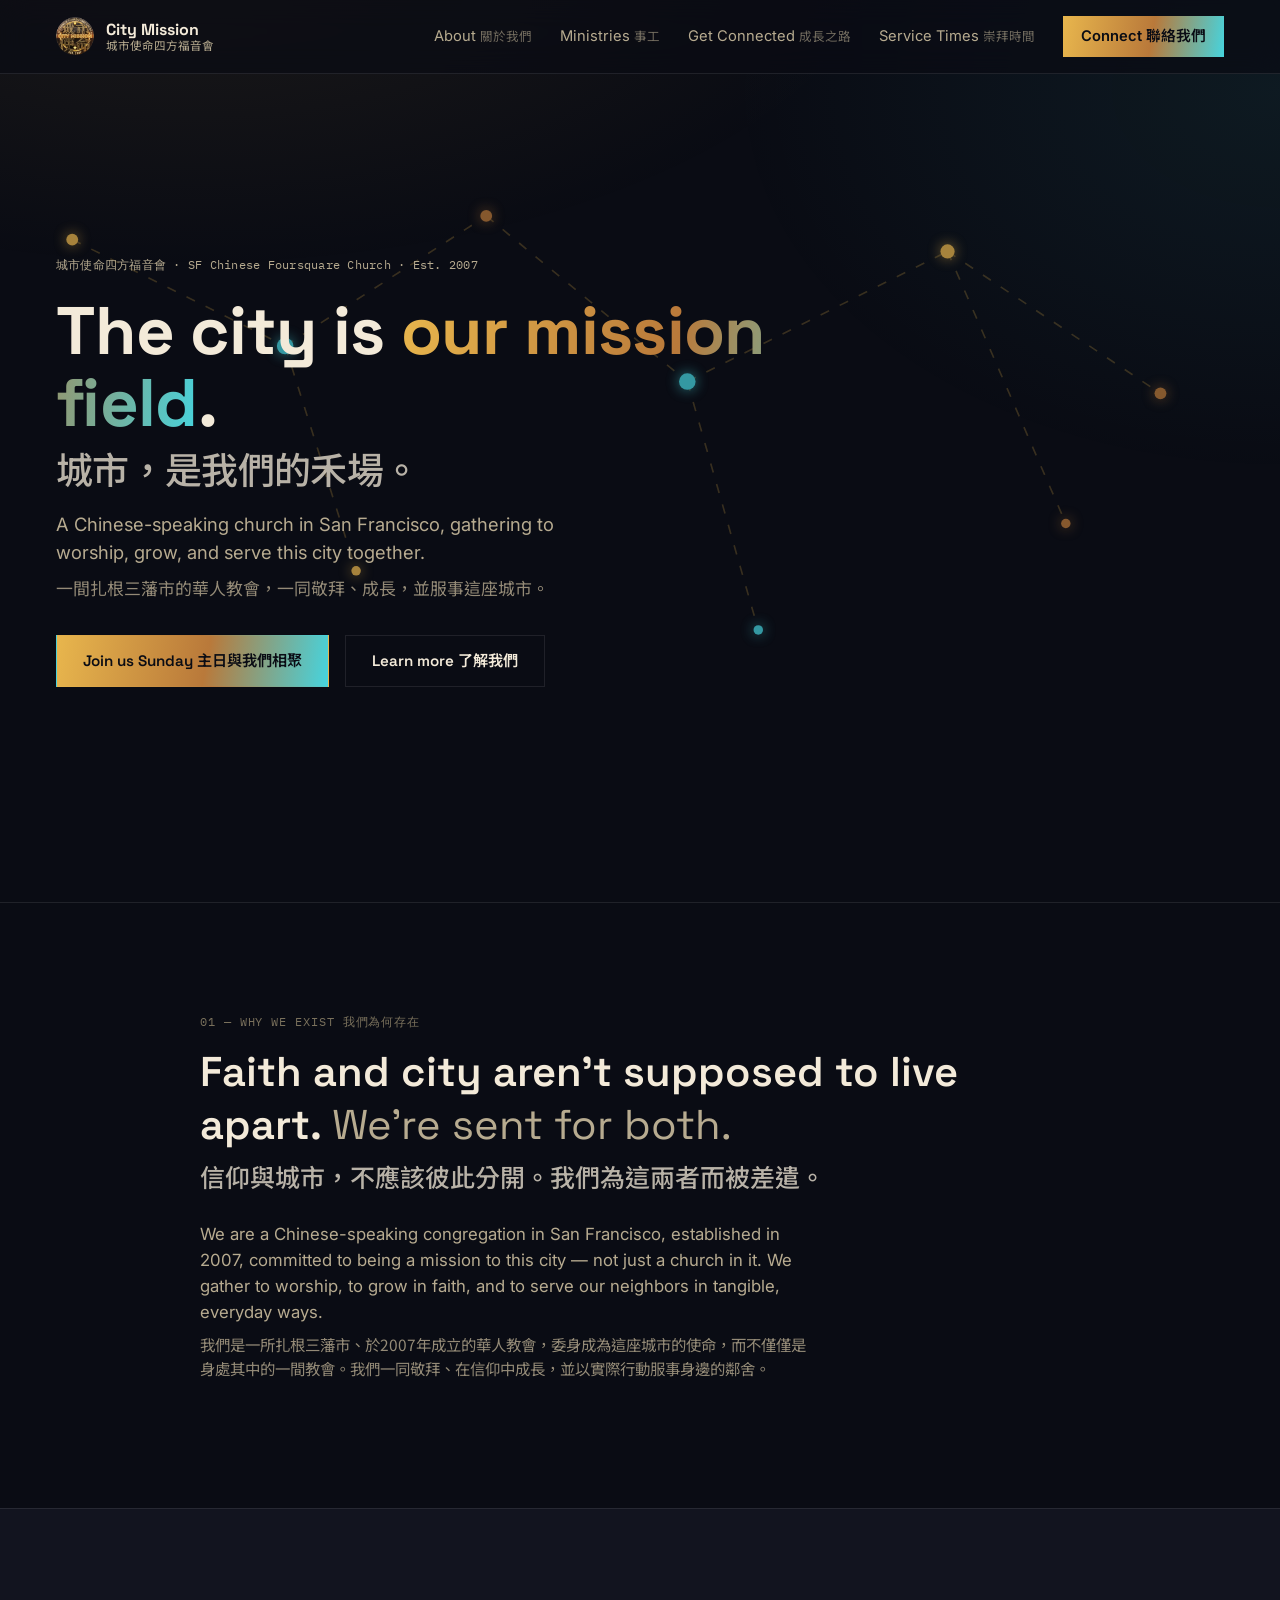
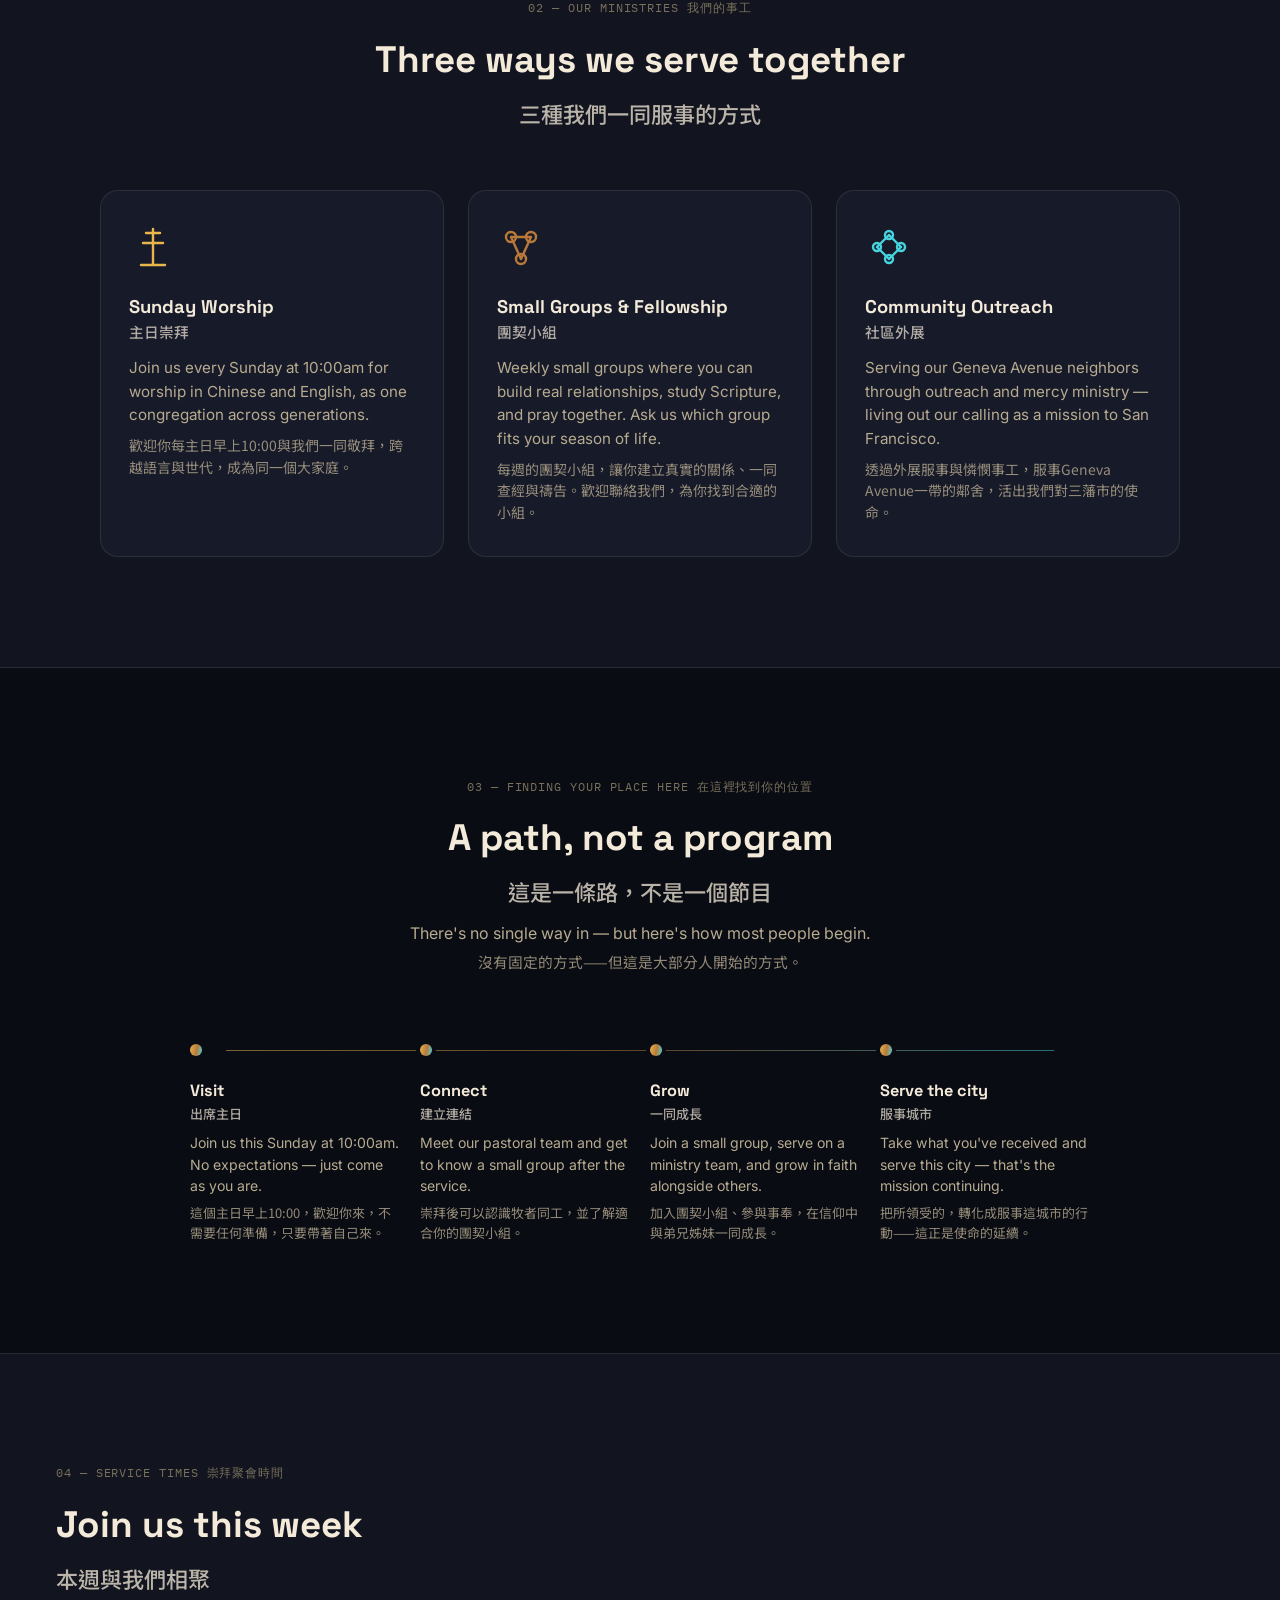
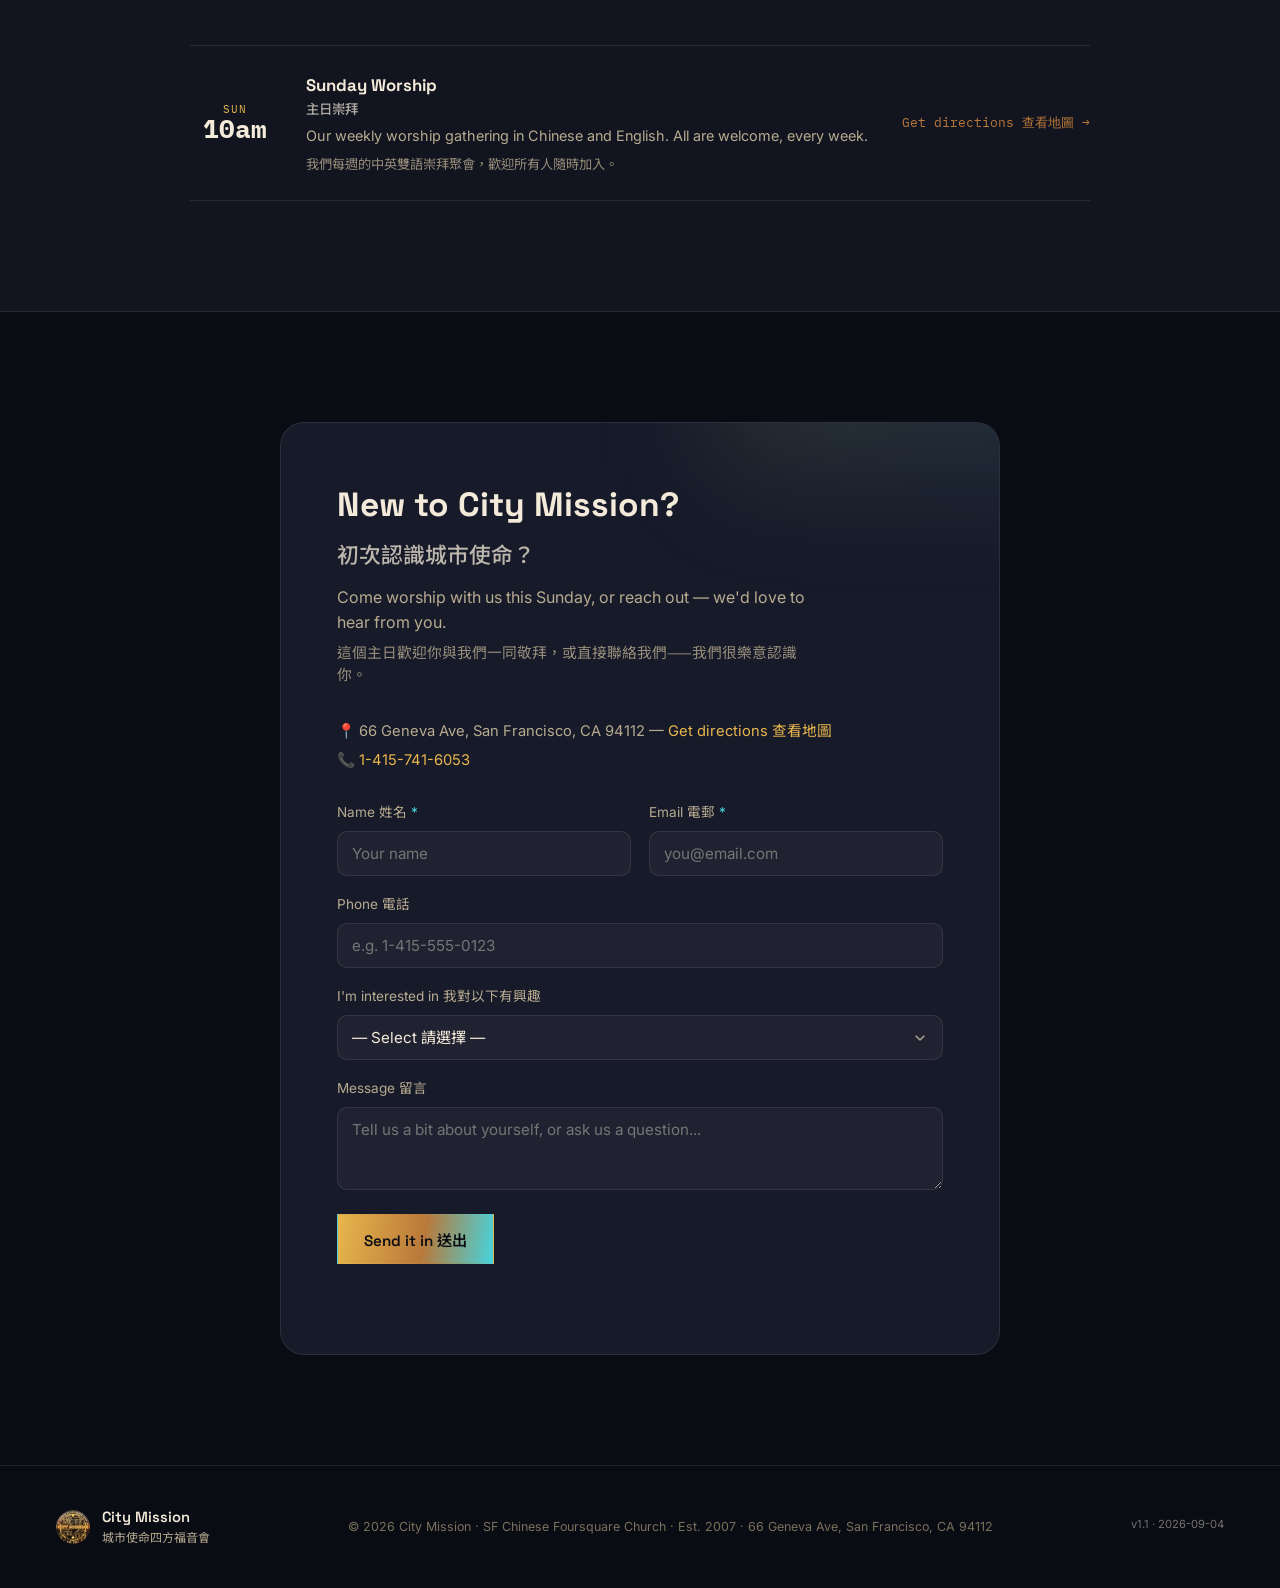
<file: index.html>
<!DOCTYPE html>
<html lang="en">
<head>
<meta charset="UTF-8">
<meta name="viewport" content="width=device-width, initial-scale=1.0">
<title>City Mission · 城市使命四方福音會</title>
<meta name="description" content="City Mission — SF Chinese Foursquare Church. A Chinese-speaking church in San Francisco, gathering to worship, grow, and serve the city together.">
<link rel="icon" href="assets/SFCFC-logo.png">
<link rel="preconnect" href="https://fonts.googleapis.com">
<link rel="preconnect" href="https://fonts.gstatic.com" crossorigin>
<link href="https://fonts.googleapis.com/css2?family=Space+Grotesk:wght@400;500;600;700&family=Inter:wght@400;500;600&family=Noto+Sans+TC:wght@400;500;700&family=IBM+Plex+Mono:wght@500&display=swap" rel="stylesheet">
<link rel="stylesheet" href="styles.css">
<style>
  /* Hero graphic: gentle floating nodes + flowing signal lines (gold/cyan) */
  .hero__net-lines line{
    stroke-dasharray: 8 10;
    animation: net-flow 1.4s linear infinite;
  }
  @keyframes net-flow{ to{ stroke-dashoffset: -36; } }

  .hero__net-nodes circle{
    transform-box: fill-box;
    transform-origin: center;
    animation: node-float 2.2s ease-in-out infinite, node-pulse 1.4s ease-in-out infinite;
  }
  .hero__net-nodes circle:nth-child(1){ animation-delay: 0s, 0s; }
  .hero__net-nodes circle:nth-child(2){ animation-delay: 0.2s, 0.15s; }
  .hero__net-nodes circle:nth-child(3){ animation-delay: 0.4s, 0.3s; }
  .hero__net-nodes circle:nth-child(4){ animation-delay: 0.6s, 0.45s; }
  .hero__net-nodes circle:nth-child(5){ animation-delay: 0.8s, 0.6s; }
  .hero__net-nodes circle:nth-child(6){ animation-delay: 1.0s, 0.75s; }
  .hero__net-nodes circle:nth-child(7){ animation-delay: 1.2s, 0.9s; }
  .hero__net-nodes circle:nth-child(8){ animation-delay: 1.4s, 1.05s; }
  .hero__net-nodes circle:nth-child(9){ animation-delay: 1.6s, 1.2s; }
  @keyframes node-float{ 0%,100%{ transform: translateY(0); } 50%{ transform: translateY(-16px); } }
  @keyframes node-pulse{ 0%,100%{ opacity: 0.45; } 50%{ opacity: 1; } }
</style>
</head>
<body>

<div class="grain"></div>

<header class="nav" id="top">
  <a class="nav__brand" href="#top">
    <img src="assets/SFCFC-logo.png" alt="City Mission logo" class="nav__logo">
    <span class="nav__brand-text">
      <span class="nav__en">City Mission</span>
      <span class="nav__zh">城市使命四方福音會</span>
    </span>
  </a>
  <nav class="nav__links">
    <a href="#mission">About <span style="opacity:0.6;font-size:0.85em;">關於我們</span></a>
    <a href="#pillars">Ministries <span style="opacity:0.6;font-size:0.85em;">事工</span></a>
    <a href="#path">Get Connected <span style="opacity:0.6;font-size:0.85em;">成長之路</span></a>
    <a href="#events">Service Times <span style="opacity:0.6;font-size:0.85em;">崇拜時間</span></a>
    <a href="#join" class="nav__cta">Connect 聯絡我們</a>
  </nav>
  <button class="nav__toggle" id="navToggle" aria-label="Open menu" aria-expanded="false">
    <span></span><span></span><span></span>
  </button>
</header>

<main>

  <!-- HERO -->
  <section class="hero">
    <svg class="hero__net" viewBox="0 0 1200 700" preserveAspectRatio="xMidYMid slice" aria-hidden="true">
      <g class="hero__net-lines">
        <line x1="120" y1="140" x2="300" y2="230"></line>
        <line x1="300" y1="230" x2="470" y2="120"></line>
        <line x1="470" y1="120" x2="640" y2="260"></line>
        <line x1="640" y1="260" x2="860" y2="150"></line>
        <line x1="860" y1="150" x2="1040" y2="270"></line>
        <line x1="300" y1="230" x2="360" y2="420"></line>
        <line x1="640" y1="260" x2="700" y2="470"></line>
        <line x1="860" y1="150" x2="960" y2="380"></line>
      </g>
      <g class="hero__net-nodes">
        <circle cx="120" cy="140" r="5"></circle>
        <circle cx="300" cy="230" r="7"></circle>
        <circle cx="470" cy="120" r="5"></circle>
        <circle cx="640" cy="260" r="7"></circle>
        <circle cx="860" cy="150" r="6"></circle>
        <circle cx="1040" cy="270" r="5"></circle>
        <circle cx="360" cy="420" r="4"></circle>
        <circle cx="700" cy="470" r="4"></circle>
        <circle cx="960" cy="380" r="4"></circle>
      </g>
    </svg>

    <div class="hero__content">
      <p class="eyebrow">城市使命四方福音會 · SF Chinese Foursquare Church · Est. 2007</p>
      <h1 class="hero__title">
        The city is <span class="grad">our mission field</span>.
        <span style="display:block;margin-top:10px;font-size:0.55em;opacity:0.75;font-family:'Noto Sans TC',sans-serif;font-weight:500;">城市，是我們的禾場。</span>
      </h1>
      <p class="hero__sub">
        A Chinese-speaking church in San Francisco, gathering to worship, grow, and serve this city together.
        <span style="display:block;margin-top:8px;font-size:0.92em;opacity:0.8;font-family:'Noto Sans TC',sans-serif;">一間扎根三藩市的華人教會，一同敬拜、成長，並服事這座城市。</span>
      </p>
      <div class="hero__actions">
        <a href="#events" class="btn btn--primary">Join us Sunday 主日與我們相聚</a>
        <a href="#mission" class="btn btn--ghost">Learn more 了解我們</a>
      </div>
    </div>
  </section>

  <!-- MISSION -->
  <section class="mission" id="mission">
    <div class="mission__inner">
      <span class="section-label">01 — Why we exist 我們為何存在</span>
      <h2 class="mission__statement">
        Faith and city aren't supposed to live apart. <span class="mission__statement--accent">We're sent for both.</span>
        <span style="display:block;margin-top:10px;font-size:0.6em;opacity:0.75;font-family:'Noto Sans TC',sans-serif;font-weight:500;">信仰與城市，不應該彼此分開。我們為這兩者而被差遣。</span>
      </h2>
      <p class="mission__body">
        We are a Chinese-speaking congregation in San Francisco, established in 2007, committed to being a mission to this city —
        not just a church in it. We gather to worship, to grow in faith, and to serve our neighbors in tangible, everyday ways.
        <span style="display:block;margin-top:8px;font-size:0.92em;opacity:0.8;font-family:'Noto Sans TC',sans-serif;">我們是一所扎根三藩市、於2007年成立的華人教會，委身成為這座城市的使命，而不僅僅是身處其中的一間教會。我們一同敬拜、在信仰中成長，並以實際行動服事身邊的鄰舍。</span>
      </p>
    </div>
  </section>

  <!-- PILLARS / MINISTRIES -->
  <section class="pillars" id="pillars">
    <span class="section-label section-label--center">02 — Our ministries 我們的事工</span>
    <h2 class="pillars__heading">Three ways we serve together
      <span style="display:block;margin-top:8px;font-size:0.6em;opacity:0.75;font-family:'Noto Sans TC',sans-serif;font-weight:500;">三種我們一同服事的方式</span>
    </h2>

    <div class="pillars__grid">
      <article class="pillar-card">
        <div class="pillar-card__icon" aria-hidden="true">
          <svg viewBox="0 0 48 48"><path d="M24 6 L24 42 M12 42 L36 42 M14 20 L34 20 M17 10 L31 10"/></svg>
        </div>
        <h3>Sunday Worship <span style="display:block;font-size:0.8em;opacity:0.7;font-family:'Noto Sans TC',sans-serif;font-weight:500;">主日崇拜</span></h3>
        <p>Join us every Sunday at 10:00am for worship in Chinese and English, as one congregation across generations.
        <span style="display:block;margin-top:8px;font-size:0.92em;opacity:0.8;font-family:'Noto Sans TC',sans-serif;">歡迎你每主日早上10:00與我們一同敬拜，跨越語言與世代，成為同一個大家庭。</span></p>
      </article>

      <article class="pillar-card">
        <div class="pillar-card__icon" aria-hidden="true">
          <svg viewBox="0 0 48 48"><circle cx="14" cy="14" r="5"/><circle cx="34" cy="14" r="5"/><circle cx="24" cy="36" r="5"/><line x1="14" y1="14" x2="24" y2="36"/><line x1="34" y1="14" x2="24" y2="36"/><line x1="14" y1="14" x2="34" y2="14"/></svg>
        </div>
        <h3>Small Groups & Fellowship <span style="display:block;font-size:0.8em;opacity:0.7;font-family:'Noto Sans TC',sans-serif;font-weight:500;">團契小組</span></h3>
        <p>Weekly small groups where you can build real relationships, study Scripture, and pray together. Ask us which group fits your season of life.
        <span style="display:block;margin-top:8px;font-size:0.92em;opacity:0.8;font-family:'Noto Sans TC',sans-serif;">每週的團契小組，讓你建立真實的關係、一同查經與禱告。歡迎聯絡我們，為你找到合適的小組。</span></p>
        <!-- TODO (Pastor/admin): replace with your actual small-group meeting days/times if you'd like to list them specifically. -->
      </article>

      <article class="pillar-card">
        <div class="pillar-card__icon" aria-hidden="true">
          <svg viewBox="0 0 48 48"><circle cx="12" cy="24" r="4"/><circle cx="24" cy="12" r="4"/><circle cx="36" cy="24" r="4"/><circle cx="24" cy="36" r="4"/><line x1="12" y1="24" x2="24" y2="12"/><line x1="24" y1="12" x2="36" y2="24"/><line x1="36" y1="24" x2="24" y2="36"/><line x1="24" y1="36" x2="12" y2="24"/></svg>
        </div>
        <h3>Community Outreach <span style="display:block;font-size:0.8em;opacity:0.7;font-family:'Noto Sans TC',sans-serif;font-weight:500;">社區外展</span></h3>
        <p>Serving our Geneva Avenue neighbors through outreach and mercy ministry — living out our calling as a mission to San Francisco.
        <span style="display:block;margin-top:8px;font-size:0.92em;opacity:0.8;font-family:'Noto Sans TC',sans-serif;">透過外展服事與憐憫事工，服事Geneva Avenue一帶的鄰舍，活出我們對三藩市的使命。</span></p>
        <!-- TODO (Pastor/admin): add specific outreach programs/partners here if you'd like to name them. -->
      </article>
    </div>
  </section>

  <!-- PATH / GET CONNECTED -->
  <section class="path" id="path">
    <span class="section-label section-label--center">03 — Finding your place here 在這裡找到你的位置</span>
    <h2 class="path__heading">A path, not a program
      <span style="display:block;margin-top:8px;font-size:0.6em;opacity:0.75;font-family:'Noto Sans TC',sans-serif;font-weight:500;">這是一條路，不是一個節目</span>
    </h2>
    <p class="path__sub">There's no single way in — but here's how most people begin.
      <span style="display:block;margin-top:6px;font-size:0.92em;opacity:0.8;font-family:'Noto Sans TC',sans-serif;">沒有固定的方式——但這是大部分人開始的方式。</span>
    </p>

    <div class="timeline">
      <div class="timeline__node" style="--i:0">
        <span class="timeline__dot"></span>
        <h4>Visit <span style="display:block;font-size:0.8em;opacity:0.7;font-family:'Noto Sans TC',sans-serif;font-weight:500;">出席主日</span></h4>
        <p>Join us this Sunday at 10:00am. No expectations — just come as you are.
        <span style="display:block;margin-top:6px;font-size:0.92em;opacity:0.8;font-family:'Noto Sans TC',sans-serif;">這個主日早上10:00，歡迎你來，不需要任何準備，只要帶著自己來。</span></p>
      </div>
      <div class="timeline__node" style="--i:1">
        <span class="timeline__dot"></span>
        <h4>Connect <span style="display:block;font-size:0.8em;opacity:0.7;font-family:'Noto Sans TC',sans-serif;font-weight:500;">建立連結</span></h4>
        <p>Meet our pastoral team and get to know a small group after the service.
        <span style="display:block;margin-top:6px;font-size:0.92em;opacity:0.8;font-family:'Noto Sans TC',sans-serif;">崇拜後可以認識牧者同工，並了解適合你的團契小組。</span></p>
      </div>
      <div class="timeline__node" style="--i:2">
        <span class="timeline__dot"></span>
        <h4>Grow <span style="display:block;font-size:0.8em;opacity:0.7;font-family:'Noto Sans TC',sans-serif;font-weight:500;">一同成長</span></h4>
        <p>Join a small group, serve on a ministry team, and grow in faith alongside others.
        <span style="display:block;margin-top:6px;font-size:0.92em;opacity:0.8;font-family:'Noto Sans TC',sans-serif;">加入團契小組、參與事奉，在信仰中與弟兄姊妹一同成長。</span></p>
      </div>
      <div class="timeline__node" style="--i:3">
        <span class="timeline__dot"></span>
        <h4>Serve the city <span style="display:block;font-size:0.8em;opacity:0.7;font-family:'Noto Sans TC',sans-serif;font-weight:500;">服事城市</span></h4>
        <p>Take what you've received and serve this city — that's the mission continuing.
        <span style="display:block;margin-top:6px;font-size:0.92em;opacity:0.8;font-family:'Noto Sans TC',sans-serif;">把所領受的，轉化成服事這城市的行動——這正是使命的延續。</span></p>
      </div>
    </div>
  </section>

  <!-- SERVICE TIMES -->
  <section class="events" id="events">
    <span class="section-label">04 — Service times 崇拜聚會時間</span>
    <h2 class="events__heading">Join us this week
      <span style="display:block;margin-top:8px;font-size:0.6em;opacity:0.75;font-family:'Noto Sans TC',sans-serif;font-weight:500;">本週與我們相聚</span>
    </h2>
    <div class="events__list">
      <article class="event-row">
        <div class="event-row__date"><span>SUN</span><strong>10am</strong></div>
        <div class="event-row__body">
          <h3>Sunday Worship <span style="display:block;font-size:0.8em;opacity:0.7;font-family:'Noto Sans TC',sans-serif;font-weight:500;">主日崇拜</span></h3>
          <p>Our weekly worship gathering in Chinese and English. All are welcome, every week.
          <span style="display:block;margin-top:6px;font-size:0.92em;opacity:0.8;font-family:'Noto Sans TC',sans-serif;">我們每週的中英雙語崇拜聚會，歡迎所有人隨時加入。</span></p>
        </div>
        <a href="#join" class="event-row__link">Get directions 查看地圖 →</a>
      </article>
      <!-- TODO (Pastor/admin): add more rows here for prayer meetings, Bible study, youth group, etc. Copy the event-row block above as a template. -->
    </div>
  </section>

  <!-- JOIN / CONNECT -->
  <section class="join" id="join">
    <div class="join__card">
      <h2>New to City Mission? <span style="display:block;font-size:0.65em;opacity:0.75;font-family:'Noto Sans TC',sans-serif;font-weight:500;margin-top:6px;">初次認識城市使命？</span></h2>
      <p>Come worship with us this Sunday, or reach out — we'd love to hear from you.
        <span style="display:block;margin-top:6px;font-size:0.92em;opacity:0.8;font-family:'Noto Sans TC',sans-serif;">這個主日歡迎你與我們一同敬拜，或直接聯絡我們——我們很樂意認識你。</span>
      </p>
      <div class="join__info">
        <span>📍 66 Geneva Ave, San Francisco, CA 94112 — <a href="https://www.google.com/maps/search/?api=1&query=66+Geneva+Ave%2C+San+Francisco%2C+CA+94112" target="_blank" rel="noopener">Get directions 查看地圖</a></span>
        <span>📞 <a href="tel:+14157416053">1-415-741-6053</a></span>
      </div>
      <form class="join__form" id="joinForm" action="https://api.web3forms.com/submit" method="POST">
        <input type="hidden" name="access_key" value="YOUR_WEB3FORMS_ACCESS_KEY">
        <input type="hidden" name="subject" value="New City Mission website contact">
        <input type="checkbox" name="botcheck" style="display:none" tabindex="-1" autocomplete="off">
        <div class="join__row">
          <label>
            <span>Name 姓名 <span class="join__required">*</span></span>
            <input type="text" name="name" required placeholder="Your name">
          </label>
          <label>
            <span>Email 電郵 <span class="join__required">*</span></span>
            <input type="email" name="email" required placeholder="you@email.com">
          </label>
        </div>
        <label>
          <span>Phone 電話</span>
          <input type="tel" name="phone" placeholder="e.g. 1-415-555-0123">
        </label>
        <label>
          <span>I'm interested in 我對以下有興趣</span>
          <select name="interest">
            <option value="">— Select 請選擇 —</option>
            <option value="Sunday Worship 主日崇拜">Sunday Worship 主日崇拜</option>
            <option value="Small Groups 團契小組">Small Groups 團契小組</option>
            <option value="Volunteering / Serving 事奉">Volunteering / Serving 事奉</option>
            <option value="Something else 其他">Something else 其他</option>
          </select>
        </label>
        <label>
          <span>Message 留言</span>
          <textarea name="message" rows="3" placeholder="Tell us a bit about yourself, or ask us a question..."></textarea>
        </label>
        <button type="submit" class="btn btn--primary">Send it in 送出</button>
        <p class="join__note" id="joinNote" aria-live="polite"></p>
      </form>
    </div>
  </section>

</main>

<footer class="footer">
  <div class="footer__brand">
    <img src="assets/SFCFC-logo.png" alt="City Mission logo" class="footer__logo">
    <div>
      <p class="footer__en">City Mission</p>
      <p class="footer__zh">城市使命四方福音會</p>
    </div>
  </div>
  <p class="footer__copy">© <span id="year"></span> City Mission · SF Chinese Foursquare Church · Est. 2007 · 66 Geneva Ave, San Francisco, CA 94112</p>
  <p class="footer__version" style="margin-top:6px; font-size:0.7rem; opacity:0.45;">v1.1 · 2026-09-04</p>
</footer>

<script src="script.js"></script>
</body>
</html>
</file>
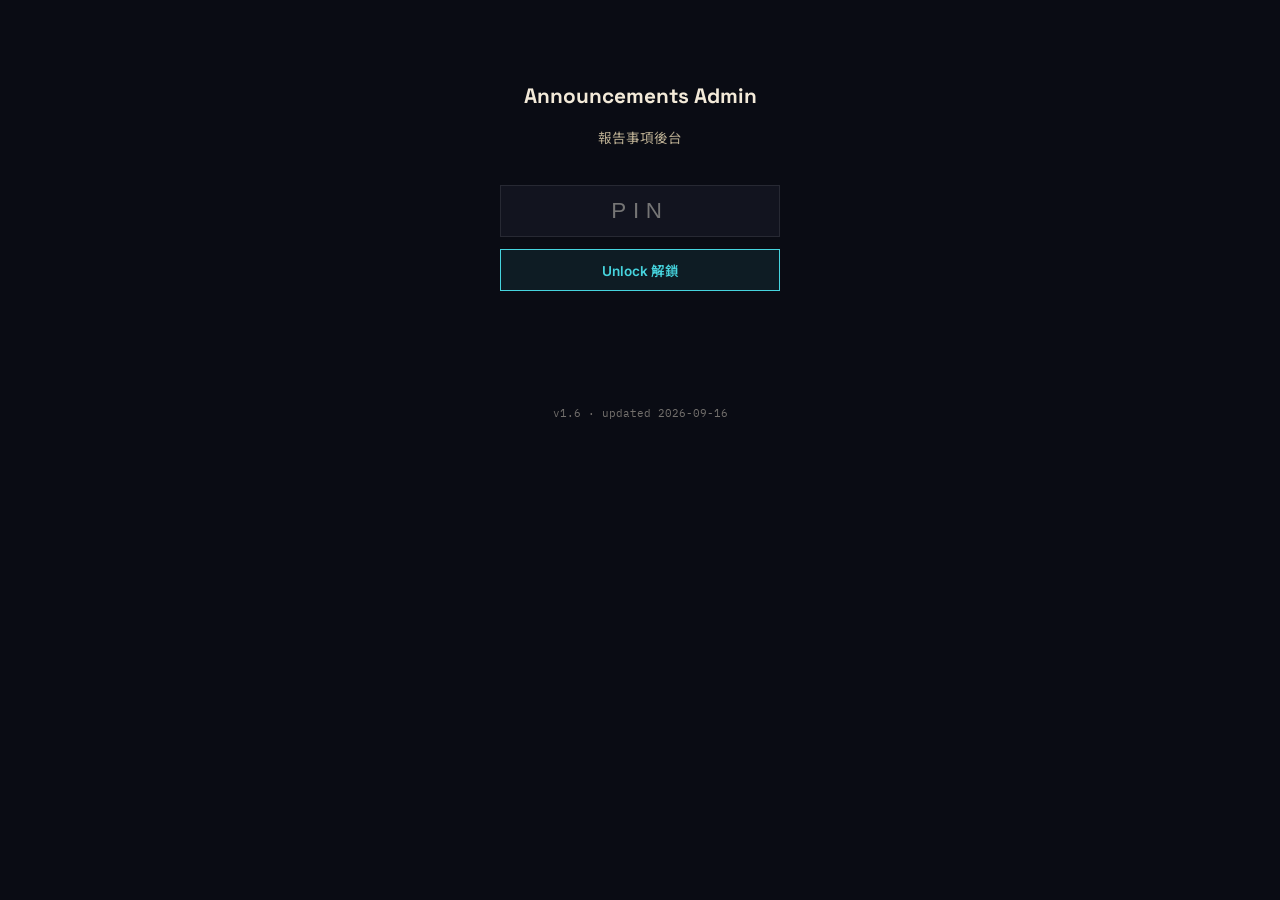
<file: admin.html>
<!DOCTYPE html>
<html lang="en">
<head>
<meta charset="UTF-8">
<meta name="viewport" content="width=device-width, initial-scale=1.0">
<title>Announcements Admin · 報告事項後台</title>
<link href="https://fonts.googleapis.com/css2?family=Space+Grotesk:wght@500;600;700&family=Inter:wght@400;500;600&family=Noto+Sans+TC:wght@400;500;700&family=IBM+Plex+Mono:wght@500&display=swap" rel="stylesheet">
<link rel="stylesheet" href="styles.css?v=1.1">
<style>
  body{
    background: var(--bg-deep);
    color: var(--ink);
    font-family: var(--font-body);
    padding: 20px;
    max-width: 640px;
    margin: 0 auto;
  }
  h1{
    font-family: var(--font-display);
    font-size: 1.3rem;
    margin: 0 0 4px;
  }
  .subtitle{
    color: var(--ink-dim);
    font-size: 0.85rem;
    margin: 0 0 24px;
  }

  /* --- PIN gate --- */
  #pinGate{
    display: flex;
    flex-direction: column;
    gap: 12px;
    max-width: 280px;
    margin: 60px auto;
    text-align: center;
  }
  #pinGate input{
    text-align: center;
    font-size: 1.4rem;
    letter-spacing: 0.3em;
    padding: 12px;
    background: var(--bg-panel);
    border: 1px solid var(--line);
    color: var(--ink);
    border-radius: 0;
  }
  #pinError{ color: #e05a5a; font-size: 0.82rem; min-height: 1.2em; }

  /* --- shared controls --- */
  .btn2{
    display: inline-flex;
    align-items: center;
    justify-content: center;
    gap: 6px;
    padding: 10px 18px;
    border: 1px solid var(--cyan);
    background: rgba(70, 212, 222, 0.08);
    color: var(--cyan);
    font-family: var(--font-body);
    font-size: 0.85rem;
    font-weight: 600;
    cursor: pointer;
  }
  .btn2:active{ background: rgba(70, 212, 222, 0.2); }
  .btn2--danger{ border-color: #e05a5a; color: #e05a5a; background: rgba(224,90,90,0.08); }
  .btn2--danger:active{ background: rgba(224,90,90,0.2); }
  .btn2--ghost{ border-color: var(--line); color: var(--ink-dim); background: none; }

  /* --- app shell (hidden until unlocked) --- */
  #app{ display: none; }
  .toolbar{
    display: flex;
    justify-content: space-between;
    align-items: center;
    margin-bottom: 16px;
    gap: 10px;
    flex-wrap: wrap;
  }
  .header-toggle{
    display: flex;
    align-items: center;
    gap: 6px;
    font-size: 0.78rem;
    color: var(--ink-faint);
  }

  /* --- list --- */
  #list{ display: flex; flex-direction: column; gap: 10px; margin-bottom: 24px; }
  .item{
    background: var(--bg-panel-2);
    border: 1px solid var(--line);
    padding: 14px;
    display: flex;
    justify-content: space-between;
    align-items: center;
    gap: 10px;
  }
  .item__info{ min-width: 0; }
  .item__title{ font-weight: 600; font-size: 0.95rem; overflow-wrap: anywhere; }
  .item__date{ color: var(--cyan); font-family: var(--font-mono); font-size: 0.72rem; margin-top: 2px; }
  .item__actions{ display: flex; gap: 6px; flex-shrink: 0; }
  .item__actions .btn2{ padding: 6px 10px; font-size: 0.75rem; }
  #status{ color: var(--ink-dim); font-size: 0.85rem; padding: 12px 0; }

  /* --- form --- */
  #formPanel{
    display: none;
    background: var(--bg-panel);
    border: 1px solid var(--line);
    padding: 18px;
    margin-bottom: 24px;
  }
  #formPanel h2{ font-size: 1rem; margin: 0 0 14px; }
  .field{ margin-bottom: 14px; }
  .field label{
    display: block;
    font-size: 0.75rem;
    color: var(--ink-dim);
    text-transform: uppercase;
    letter-spacing: 0.05em;
    margin-bottom: 5px;
  }
  .field input, .field textarea, .field select{
    width: 100%;
    box-sizing: border-box;
    background: var(--bg-panel-2);
    border: 1px solid var(--line);
    color: var(--ink);
    padding: 9px 10px;
    font-family: var(--font-body);
    font-size: 0.9rem;
    border-radius: 0;
    color-scheme: dark;
  }
  .field textarea{ min-height: 70px; resize: vertical; }
  .row2{ display: grid; grid-template-columns: 1fr 1fr; gap: 10px; }
  .imgPreview{ max-width: 120px; display: block; margin-top: 8px; border-radius: 6px; }
  .form-actions{ display: flex; gap: 10px; margin-top: 18px; }
  #uploadStatus{ font-size: 0.78rem; color: var(--ink-dim); margin-top: 6px; }
  .admin-version{ text-align: center; font-size: 0.7rem; opacity: 0.45; margin-top: 30px; font-family: var(--font-mono); }
</style>
</head>
<body>

  <div id="pinGate">
    <h1>Announcements Admin</h1>
    <p class="subtitle">報告事項後台</p>
    <input type="password" id="pinInput" inputmode="numeric" placeholder="PIN">
    <button class="btn2" id="unlockBtn">Unlock 解鎖</button>
    <p id="pinError"></p>
  </div>

  <div id="app">
    <h1>Announcements 報告事項</h1>
    <p class="subtitle">Add, edit, or remove items — changes go straight to the Google Sheet.</p>

    <div class="toolbar">
      <button class="btn2" id="addNewBtn">+ Add New 新增</button>
      <label class="header-toggle">
        <input type="checkbox" id="hasHeaderToggle">
        Sheet has header row 表格有標題列
      </label>
    </div>

    <div id="formPanel">
      <h2 id="formTitle">Add Announcement</h2>
      <div class="row2">
        <div class="field"><label>Title EN</label><input type="text" id="f_titleEn"></div>
        <div class="field"><label>標題 ZH</label><input type="text" id="f_titleZh"></div>
      </div>
      <div class="row2">
        <div class="field"><label>Date 日期</label><input type="date" id="f_date"></div>
        <div class="field">
          <label>Time 時間 24hr (optional)</label>
          <div style="display:flex; gap:4px;">
            <select id="f_timeHour" style="flex:1;"></select>
            <select id="f_timeMin" style="flex:1;"></select>
          </div>
        </div>
      </div>
      <div class="row2">
        <div class="field"><label>Location 地點</label><input type="text" id="f_location"></div>
        <div class="field"><label>Fee 費用</label><input type="text" id="f_fee"></div>
      </div>
      <div class="field"><label>Content EN</label><textarea id="f_contentEn"></textarea></div>
      <div class="field"><label>內容 ZH</label><textarea id="f_contentZh"></textarea></div>
      <div class="field"><label>Link (optional)</label><input type="url" id="f_link" placeholder="https://"></div>
      <div class="field">
        <label>Image 圖片 (optional)</label>
        <input type="file" id="f_imageFile" accept="image/*">
        <input type="hidden" id="f_imageUrl">
        <img id="f_imagePreview" class="imgPreview" style="display:none">
        <p id="uploadStatus"></p>
      </div>
      <div class="form-actions">
        <button class="btn2" id="saveBtn">Save 儲存</button>
        <button class="btn2 btn2--ghost" id="cancelBtn">Cancel 取消</button>
      </div>
    </div>

    <div id="status"></div>
    <div id="list"></div>

    <hr style="border-color: var(--line); margin: 32px 0;">

    <h1>Church Stats 教會數據</h1>
    <p class="subtitle">這幾個欄位會顯示在 live.html 的「Church Stats」頁。</p>
    <div class="row2">
      <div class="field"><label>Prayer Meeting 禱告</label><input type="number" id="s_prayer"></div>
      <div class="field"><label>Children 兒崇</label><input type="number" id="s_children"></div>
    </div>
    <div class="field"><label>Adult 成人</label><input type="number" id="s_adult"></div>
    <div class="row2">
      <div class="field"><label>上週十一奉獻及堂費 ($)</label><input type="number" id="s_offeringLastWeek"></div>
      <div class="field"><label>上週特別奉獻 ($)</label><input type="number" id="s_offeringSpecial"></div>
    </div>
    <div class="field"><label>本月奉獻總金額 ($)</label><input type="number" id="s_offeringMonthTotal"></div>
    <div class="field"><label>2026 每月奉獻目標 ($)</label><input type="number" id="s_monthlyGoal"></div>
    <div class="field"><label>目標明細（文字）</label><input type="text" id="s_monthlyGoalBreakdown" placeholder="租金$2,000 薪金$7,350 事工支出$1,600"></div>
    <div class="row2">
      <div class="field"><label>本月支出金額 ($)</label><input type="number" id="s_monthExpense"></div>
      <div class="field"><label>目標差額 ($)</label><input type="number" id="s_monthGoalGap"></div>
    </div>
    <div class="row2">
      <div class="field"><label>銀行現存儲備（文字）</label><input type="text" id="s_bankReservePercent" placeholder="約 8%"></div>
      <div class="field"><label>儲備備註（文字）</label><input type="text" id="s_bankReserveNote" placeholder="以9月份支出預算比例計算"></div>
    </div>
    <div class="form-actions">
      <button class="btn2" id="statsSaveBtn">Save Stats 儲存數據</button>
    </div>
    <p id="statsStatus"></p>

  </div>
  <p class="admin-version">v1.6 · updated 2026-09-16</p>

<script>
  // TODO: this is your Apps Script Web App URL from the deployment step
  const API_URL = 'https://script.google.com/macros/s/AKfycbw6rT3UY-YmyxVY3g7hVOhpV3nQz8OT1NrJyac7VNRHywvt0xsd8FH0-tBo376zIYxB/exec';

  let PIN = '';
  let allRows = [];      // raw rows exactly as the sheet returns them
  let editingRowIndex = null; // 1-based sheet row currently being edited, or null when adding

  const pinGate = document.getElementById('pinGate');
  const app = document.getElementById('app');
  const pinInput = document.getElementById('pinInput');
  const pinError = document.getElementById('pinError');
  const hasHeaderToggle = document.getElementById('hasHeaderToggle');
  const listEl = document.getElementById('list');
  const statusEl = document.getElementById('status');
  const formPanel = document.getElementById('formPanel');

  // Populate the time dropdowns (replacing native <input type="time">, which has
  // a known iOS Safari bug where the wheel picker doesn't always commit a value).
  const hourSelect = document.getElementById('f_timeHour');
  const minSelect = document.getElementById('f_timeMin');
  hourSelect.innerHTML = '<option value="">--</option>' +
    Array.from({length: 24}, (_, i) => i).map(h => `<option value="${h}">${String(h).padStart(2,'0')}</option>`).join('');
  minSelect.innerHTML = '<option value="">--</option>' +
    Array.from({length: 12}, (_, i) => i * 5).map(m => `<option value="${m}">${String(m).padStart(2,'0')}</option>`).join('');

  // Reads the 2 dropdowns as a 24-hour "HH:MM" string, or '' if time isn't set.
  function readTimeFields() {
    const h = document.getElementById('f_timeHour').value;
    const m = document.getElementById('f_timeMin').value;
    if (h === '' || m === '') return '';
    return String(h).padStart(2, '0') + ':' + String(m).padStart(2, '0');
  }

  // Writes a stored 24-hour "HH:MM" string back into the 2 dropdowns.
  function writeTimeFields(hhmm) {
    if (!hhmm || !/^\d{1,2}:\d{2}$/.test(hhmm)) {
      document.getElementById('f_timeHour').value = '';
      document.getElementById('f_timeMin').value = '';
      return;
    }
    const [h, m] = hhmm.split(':').map(Number);
    document.getElementById('f_timeHour').value = String(h);
    document.getElementById('f_timeMin').value = String(Math.round(m / 5) * 5 % 60);
  }
  const formTitle = document.getElementById('formTitle');

  document.getElementById('unlockBtn').addEventListener('click', unlock);
  pinInput.addEventListener('keydown', e => { if (e.key === 'Enter') unlock(); });

  function unlock() {
    const val = pinInput.value.trim();
    if (!val) { pinError.textContent = 'Enter your PIN 請輸入 PIN'; return; }
    PIN = val;
    pinGate.style.display = 'none';
    app.style.display = 'block';
    loadList();
    loadStats();
  }

  hasHeaderToggle.addEventListener('change', renderList);

  function loadList() {
    statusEl.textContent = 'Loading… 載入中…';
    listEl.innerHTML = '';
    fetch(API_URL)
      .then(res => res.text())
      .then(text => {
        let data;
        try { data = JSON.parse(text); }
        catch (e) { statusEl.textContent = 'Load failed — server said: ' + text.slice(0, 200); return; }
        allRows = Array.isArray(data) ? data : [];
        statusEl.textContent = '';
        renderList();
      })
      .catch(err => { statusEl.textContent = "Couldn't load the list (network): " + err.message; });
  }

  function renderList() {
    const skip = hasHeaderToggle.checked ? 1 : 0;
    const items = allRows.slice(skip);
    if (!items.length) {
      listEl.innerHTML = '';
      statusEl.textContent = 'No announcements yet. 目前沒有報告事項。';
      return;
    }
    statusEl.textContent = '';
    listEl.innerHTML = items.map((row, i) => {
      const sheetRow = i + skip + 1; // 1-based actual sheet row
      const titleEn = row[0] || '(untitled)';
      const titleZh = row[1] || '';
      const date = row[2] || '';
      const time = row[3] || '';
      return `
        <div class="item">
          <div class="item__info">
            <div class="item__title">${escapeHtml(titleEn)}${titleZh ? ' ' + escapeHtml(titleZh) : ''}</div>
            ${(date || time) ? `<div class="item__date">${escapeHtml([date, time].filter(Boolean).join(' '))}</div>` : ''}
          </div>
          <div class="item__actions">
            <button class="btn2" data-edit="${sheetRow}">Edit</button>
            <button class="btn2 btn2--danger" data-delete="${sheetRow}">Delete</button>
          </div>
        </div>`;
    }).join('');

    listEl.querySelectorAll('[data-edit]').forEach(btn => {
      btn.addEventListener('click', () => openEdit(parseInt(btn.dataset.edit, 10)));
    });
    listEl.querySelectorAll('[data-delete]').forEach(btn => {
      btn.addEventListener('click', () => deleteRow(parseInt(btn.dataset.delete, 10)));
    });
  }

  function escapeHtml(str) {
    return String(str).replace(/[&<>"']/g, c => ({'&':'&amp;','<':'&lt;','>':'&gt;','"':'&quot;',"'":'&#39;'}[c]));
  }

  // --- add / edit form ---
  document.getElementById('addNewBtn').addEventListener('click', () => openForm(null));
  document.getElementById('cancelBtn').addEventListener('click', closeForm);
  document.getElementById('saveBtn').addEventListener('click', save);

  function openForm(rowIndex) {
    editingRowIndex = rowIndex;
    formTitle.textContent = rowIndex ? 'Edit Announcement' : 'Add Announcement';
    formPanel.style.display = 'block';
    formPanel.scrollIntoView({ behavior: 'smooth' });
  }

  function closeForm() {
    formPanel.style.display = 'none';
    editingRowIndex = null;
    ['f_titleEn','f_titleZh','f_date','f_location','f_fee','f_contentEn','f_contentZh','f_link','f_imageUrl']
      .forEach(id => document.getElementById(id).value = '');
    writeTimeFields('');
    document.getElementById('f_imageFile').value = '';
    document.getElementById('f_imagePreview').style.display = 'none';
    document.getElementById('uploadStatus').textContent = '';
  }

  function openEdit(sheetRow) {
    const row = allRows[sheetRow - 1] || [];
    document.getElementById('f_titleEn').value = row[0] || '';
    document.getElementById('f_titleZh').value = row[1] || '';
    document.getElementById('f_date').value = row[2] || '';
    writeTimeFields(row[3] || '');
    document.getElementById('f_location').value = row[4] || '';
    document.getElementById('f_fee').value = row[5] || '';
    document.getElementById('f_contentEn').value = row[6] || '';
    document.getElementById('f_contentZh').value = row[7] || '';
    document.getElementById('f_link').value = row[8] || '';
    document.getElementById('f_imageUrl').value = row[9] || '';
    const preview = document.getElementById('f_imagePreview');
    if (row[9]) { preview.src = row[9]; preview.style.display = 'block'; } else { preview.style.display = 'none'; }
    openForm(sheetRow);
  }

  // --- image upload ---
  // Resize/compress in-browser first: a full-res iPhone photo can be several MB,
  // which as base64 is large enough to fail ("Load failed") over some mobile
  // connections. Shrinking to a max 1600px JPEG keeps uploads small and reliable.
  document.getElementById('f_imageFile').addEventListener('change', e => {
    const file = e.target.files[0];
    if (!file) return;
    const uploadStatus = document.getElementById('uploadStatus');
    uploadStatus.textContent = 'Preparing image… 處理圖片中…';

    const reader = new FileReader();
    reader.onload = () => {
      const img = new Image();
      img.onload = () => {
        const maxDim = 1600;
        let { width, height } = img;
        if (width > maxDim || height > maxDim) {
          if (width > height) { height = Math.round(height * maxDim / width); width = maxDim; }
          else { width = Math.round(width * maxDim / height); height = maxDim; }
        }
        const canvas = document.createElement('canvas');
        canvas.width = width;
        canvas.height = height;
        canvas.getContext('2d').drawImage(img, 0, 0, width, height);
        const base64 = canvas.toDataURL('image/jpeg', 0.82).split(',')[1];
        const sizeKB = Math.round(base64.length * 0.75 / 1024);

        uploadStatus.textContent = `Uploading (${sizeKB}KB)… 上傳中…`;
        const t0 = performance.now();
        fetch(API_URL, {
          method: 'POST',
          body: JSON.stringify({
            pin: PIN,
            action: 'uploadImage',
            base64: base64,
            mimeType: 'image/jpeg',
            fileName: (file.name || 'photo').replace(/\.[^.]+$/, '') + '.jpg'
          })
        })
          .then(res => res.text())
          .then(text => {
            let data;
            try { data = JSON.parse(text); }
            catch (e) { uploadStatus.textContent = 'Upload failed — server said: ' + text.slice(0, 200); return; }
            if (data.error) { uploadStatus.textContent = 'Upload failed: ' + data.error; return; }
            document.getElementById('f_imageUrl').value = data.url;
            const preview = document.getElementById('f_imagePreview');
            preview.src = data.url;
            preview.style.display = 'block';
            uploadStatus.textContent = 'Uploaded ✓ 已上傳';
          })
          .catch(err => {
            const elapsed = Math.round(performance.now() - t0);
            uploadStatus.textContent = `Upload failed (network) after ${elapsed}ms, size ${sizeKB}KB: ${err.message}`;
          });
      };
      img.onerror = () => { uploadStatus.textContent = "Couldn't read that image. 無法讀取這張圖片。"; };
      img.src = reader.result;
    };
    reader.onerror = () => { uploadStatus.textContent = "Couldn't read that file. 無法讀取檔案。"; };
    reader.readAsDataURL(file);
  });

  // --- save (add or update) ---
  function save() {
    const row = [
      document.getElementById('f_titleEn').value,
      document.getElementById('f_titleZh').value,
      document.getElementById('f_date').value,
      readTimeFields(),
      document.getElementById('f_location').value,
      document.getElementById('f_fee').value,
      document.getElementById('f_contentEn').value,
      document.getElementById('f_contentZh').value,
      document.getElementById('f_link').value,
      document.getElementById('f_imageUrl').value
    ];
    console.log('Saving row:', row);
    statusEl.textContent = `Saving… date="${row[2]}" time="${row[3]}"`;
    const body = editingRowIndex
      ? { pin: PIN, action: 'update', rowIndex: editingRowIndex, row: row }
      : { pin: PIN, action: 'add', row: row };

    fetch(API_URL, { method: 'POST', body: JSON.stringify(body) })
      .then(res => res.text())
      .then(text => {
        let data;
        try { data = JSON.parse(text); }
        catch (e) { statusEl.textContent = 'Save failed — server said: ' + text.slice(0, 200); return; }
        if (data.error) { statusEl.textContent = 'Save failed: ' + data.error; return; }
        closeForm();
        loadList();
      })
      .catch(err => { statusEl.textContent = 'Save failed (network): ' + err.message; });
  }

  function deleteRow(sheetRow) {
    if (!confirm('Delete this announcement? 確定要刪除嗎？')) return;
    statusEl.textContent = 'Deleting… 刪除中…';
    fetch(API_URL, { method: 'POST', body: JSON.stringify({ pin: PIN, action: 'delete', rowIndex: sheetRow }) })
      .then(res => res.text())
      .then(text => {
        let data;
        try { data = JSON.parse(text); }
        catch (e) { statusEl.textContent = 'Delete failed — server said: ' + text.slice(0, 200); return; }
        if (data.error) { statusEl.textContent = 'Delete failed: ' + data.error; return; }
        loadList();
      })
      .catch(() => { statusEl.textContent = 'Delete failed. 刪除失敗。'; });
  }

  // --- Church Stats ---
  const statsFieldIds = [
    's_prayer', 's_children', 's_adult',
    's_offeringLastWeek', 's_offeringSpecial', 's_offeringMonthTotal',
    's_monthlyGoal', 's_monthlyGoalBreakdown',
    's_monthExpense', 's_monthGoalGap',
    's_bankReservePercent', 's_bankReserveNote'
  ];
  const statsStatusEl = document.getElementById('statsStatus');

  function loadStats() {
    statsStatusEl.textContent = 'Loading… 載入中…';
    fetch(`${API_URL}?action=stats`)
      .then(res => res.text())
      .then(text => {
        let data;
        try { data = JSON.parse(text); }
        catch (e) { statsStatusEl.textContent = 'Load failed — server said: ' + text.slice(0, 200); return; }
        if (data.error) { statsStatusEl.textContent = 'Load failed: ' + data.error; return; }
        statsFieldIds.forEach((id, i) => {
          document.getElementById(id).value = (data[i] != null) ? data[i] : '';
        });
        statsStatusEl.textContent = '';
      })
      .catch(err => { statsStatusEl.textContent = 'Load failed (network): ' + err.message; });
  }

  document.getElementById('statsSaveBtn').addEventListener('click', () => {
    const row = statsFieldIds.map(id => {
      const el = document.getElementById(id);
      return el.type === 'number' ? (el.value === '' ? '' : Number(el.value)) : el.value;
    });
    statsStatusEl.textContent = 'Saving… 儲存中…';
    fetch(API_URL, { method: 'POST', body: JSON.stringify({ pin: PIN, action: 'updateStats', row: row }) })
      .then(res => res.text())
      .then(text => {
        let data;
        try { data = JSON.parse(text); }
        catch (e) { statsStatusEl.textContent = 'Save failed — server said: ' + text.slice(0, 200); return; }
        if (data.error) { statsStatusEl.textContent = 'Save failed: ' + data.error; return; }
        statsStatusEl.textContent = 'Saved ✓ 已儲存';
        setTimeout(() => { statsStatusEl.textContent = ''; }, 2000);
      })
      .catch(err => { statsStatusEl.textContent = 'Save failed (network): ' + err.message; });
  });
</script>
</body>
</html>
</file>
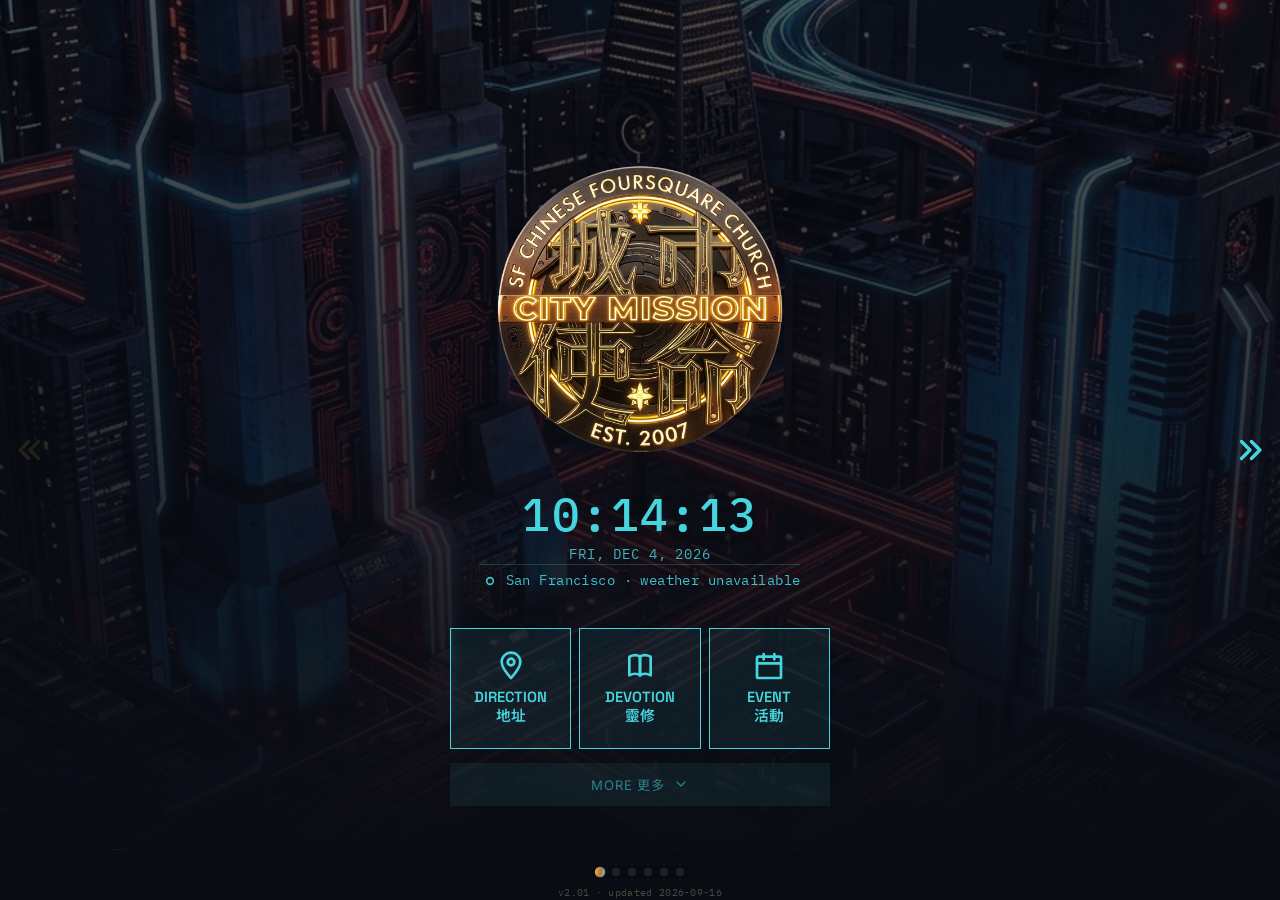
<file: live.html>
<!DOCTYPE html>
<html lang="en">
<head>
<meta charset="UTF-8">
<meta name="viewport" content="width=device-width, initial-scale=1.0, viewport-fit=cover">
<title>City Mission · 城市使命四方福音會</title>
<meta name="description" content="City Mission — swipe through the key info.">
<meta http-equiv="Cache-Control" content="no-cache, no-store, must-revalidate">
<meta http-equiv="Pragma" content="no-cache">
<meta http-equiv="Expires" content="0">
<link rel="icon" href="assets/SFCFC-logo.png?v=2">
<link rel="preconnect" href="https://fonts.googleapis.com">
<link rel="preconnect" href="https://fonts.gstatic.com" crossorigin>
<link href="https://fonts.googleapis.com/css2?family=Space+Grotesk:wght@500;600;700&family=Inter:wght@400;500;600&family=Noto+Sans+TC:wght@400;500;700&family=IBM+Plex+Mono:wght@500&display=swap" rel="stylesheet">
<link rel="stylesheet" href="styles.css?v=1.1">
<style>
  /* live.html — swipeable single-screen slides, mobile-first */
  html, body{ height:100%; overflow:hidden; overscroll-behavior: none; }
  body{ display:flex; flex-direction:column; touch-action: pan-y; }

  .live-shell{
    flex: 1;
    display:flex;
    flex-direction:column;
    overflow:hidden;
    position:relative;
  }

  /* Thin dead-zones along the very screen edges: touches starting here do
     nothing (no scroll, no navigation) instead of letting iOS Safari mistake
     them for its edge-swipe "go back" gesture. Real swipes almost never
     start in this last sliver, so it doesn't get in the way of normal use. */
  .live-edge-guard{
    position: absolute;
    top: 0;
    bottom: 0;
    width: 18px;
    z-index: 50;
    touch-action: none;
  }
  .live-edge-guard--left{ left: 0; }
  .live-edge-guard--right{ right: 0; }

  .live-track{
    flex:1;
    min-height: 0;
    display:flex;
    height:100%;
    overflow-x: scroll;
    overflow-y: hidden;
    scroll-snap-type: x mandatory;
    scroll-behavior: smooth;
    overscroll-behavior-x: contain;
    touch-action: pan-x;
    scrollbar-width: none;
    -ms-overflow-style: none;
  }
  .live-track::-webkit-scrollbar{ display:none; }

  .live-slide{
    flex: 0 0 100%;
    max-width: 100%;
    height:100%;
    min-height: 0;
    display:flex;
    flex-direction:column;
    justify-content:center;
    padding: clamp(16px, 5vh, 28px) 24px;
    box-sizing:border-box;
    scroll-snap-align: start;
    scroll-snap-stop: always;
    overflow: hidden;
  }
  .live-slide__inner{ max-width: 440px; margin: 0 auto; width:100%; }

  .live-slide.live-slide--scroll{
    justify-content: flex-start;
    overflow-y: auto;
    padding-top: clamp(20px, 4vh, 32px);
    padding-bottom: clamp(20px, 4vh, 32px);
  }

  .live-slide.live-slide--poster{
    padding: 0;
  }
  .live-slide.live-slide--intro{
    position: relative;
    justify-content: flex-end;
    padding-bottom: clamp(28px, 6vh, 44px);
    background-image:
      linear-gradient(180deg, rgba(10,12,20,0.55) 0%, rgba(10,12,20,0.78) 55%, var(--bg-deep) 100%),
      url("assets/SFCFC-live-bg.jpg?v=2");
    background-size: cover;
    background-position: center;
  }
  .live-slide--poster .live-slide__inner{
    max-width: 100%;
    height: 100%;
    width: 100%;
    margin: 0;
    background: var(--bg-deep);
  }
  .live-poster{
    width: 100%;
    height: 100%;
    object-fit: contain;
    display: block;
  }
  .live-poster-cta{
    margin-top: 10px;
    width: calc(100% - 48px);
    max-width: 320px;
  }
  .live-poster-cta--map{
    border-color: var(--cyan) !important;
    color: var(--cyan) !important;
    background: rgba(70,212,222,0.1) !important;
  }
  .live-poster-cta--map:hover{
    background: rgba(70,212,222,0.18) !important;
  }

  /* --- bottom control bar: just the dots now --- */
  .live-bottom{
    display:flex;
    align-items:center;
    justify-content:center;
    padding: 18px 0 8px;
  }

  .live-dots{
    display:flex; justify-content:center; gap: 8px;
  }
  .live-dots button{
    width:8px; height:8px; border-radius:50%;
    background: var(--line);
    border:none; padding:0; cursor:pointer;
    transition: background 0.25s, transform 0.25s;
  }
  .live-dots button.is-active{
    background: var(--grad);
    transform: scale(1.3);
  }

  /* --- swipe arrows: edge-mounted, no button chrome, neon glow --- */
  .live-arrow{
    position:absolute;
    top:50%;
    transform: translateY(-50%);
    width: 44px; height:44px;
    background: none;
    border: none;
    padding:0;
    cursor:pointer;
    display:flex; align-items:center; justify-content:center;
    z-index:6;
    transition: filter 0.25s, transform 0.15s, opacity 0.25s;
  }
  .live-arrow--prev{
    left: 8px;
    color: var(--gold);
    animation: neon-flicker 2.2s ease-in-out infinite;
  }
  .live-arrow--next{
    right: 8px;
    color: var(--cyan);
    animation: neon-flicker 2.2s ease-in-out infinite;
    animation-delay: 0.4s;
  }
  @keyframes neon-flicker{
    0%, 100%{
      filter: drop-shadow(0 0 4px currentColor) drop-shadow(0 0 10px currentColor) drop-shadow(0 0 18px currentColor);
      opacity: 0.35;
    }
    50%{
      filter: drop-shadow(0 0 8px currentColor) drop-shadow(0 0 20px currentColor) drop-shadow(0 0 36px currentColor);
      opacity: 0.55;
    }
  }
  .live-arrow:hover{
    animation-play-state: paused;
    filter: drop-shadow(0 0 10px currentColor) drop-shadow(0 0 26px currentColor) drop-shadow(0 0 44px currentColor);
    opacity: 0.85;
  }
  .live-arrow:active{ transform: translateY(-50%) scale(0.9); }
  .live-arrow.is-hidden{ opacity:0.12; filter:none; animation:none; pointer-events:none; }
  .live-arrow svg{ width:34px; height:34px; stroke-width: 2.4; }

  /* --- header on every slide --- */
  .live-header{ text-align:center; margin-bottom: 26px; }
  .live-logo{
    width: clamp(200px, 55vw, 300px);
    max-height: 32vh;
    height: auto;
    object-fit:contain;
    border-radius:28px;
    margin: 0 auto 16px;
    display:block;
    animation: logoNeonPulse 2.4s ease-in-out infinite;
  }
  @keyframes logoNeonPulse{
    0%, 100% {
      filter: drop-shadow(0 0 4px rgba(255, 204, 51, 0.35)) drop-shadow(0 0 2px rgba(255, 204, 51, 0.5));
    }
    50% {
      filter: drop-shadow(0 0 10px rgba(255, 204, 51, 0.8)) drop-shadow(0 0 4px rgba(255, 204, 51, 0.9));
    }
  }
  @media (prefers-reduced-motion: reduce){
    .live-logo{ animation: none; filter: drop-shadow(0 0 5px rgba(255, 204, 51, 0.5)); }
  }
  .live-clock{
    display: inline-flex;
    flex-direction: column;
    align-items: center;
    gap: 0;
    margin: 12px auto 0;
    padding: 10px 22px;
    color: var(--cyan);
  }
  .live-clock__time{
    font-family: var(--font-mono);
    font-size: 2.9rem;
    font-weight: 500;
    letter-spacing: 0.03em;
    line-height: 1.05;
  }
  .live-clock__date{
    font-family: var(--font-mono);
    font-size: 0.9rem;
    letter-spacing: 0.06em;
    text-transform: uppercase;
    opacity: 0.85;
    line-height: 1.1;
    margin-top: 7px;
  }
  .live-clock__weather{
    display: flex;
    align-items: center;
    justify-content: center;
    gap: 6px;
    font-family: var(--font-mono);
    font-size: 0.88rem;
    letter-spacing: 0.03em;
    margin-top: 2px;
    padding-top: 5px;
    border-top: 1px solid rgba(70, 212, 222, 0.25);
    width: 100%;
    text-align: center;
    opacity: 0.9;
  }
  .live-clock__weather svg{
    width: 20px;
    height: 20px;
    flex-shrink: 0;
    stroke: var(--cyan);
  }

  .live-tagline{
    text-align:center;
    font-family: var(--font-display);
    font-size: 1.5rem;
    line-height:1.4;
    margin: 0;
  }

  .live-intro-cta{
    display:block;
    width: 100%;
    max-width: 320px;
    margin: 24px auto 0;
    text-align:center;
  }

  .live-intro-actions{
    display:flex;
    gap: 8px;
    width: 100%;
    max-width: 380px;
    margin: 24px auto 0;
  }
  .live-intro-actions .btn{
    flex: 1;
    aspect-ratio: 1 / 1;
    flex-direction: column;
    gap: 4px;
    padding: 10px 6px;
    font-size: 0.92rem;
    line-height: 1.3;
    text-align: center;
    text-transform: uppercase;
    white-space: normal;
    color: var(--cyan);
    border-color: var(--cyan);
    background: rgba(70, 212, 222, 0.08);
    transition: transform 0.15s ease, box-shadow 0.15s ease, background 0.15s ease;
  }
  .live-intro-actions .btn:hover,
  .live-intro-actions .btn:active{
    background: rgba(70, 212, 222, 0.16);
    animation: introBtnGlow 1s ease-in-out infinite;
  }
  .live-intro-actions .btn:active{
    transform: scale(0.93);
  }
  @keyframes introBtnGlow{
    0%, 100% { box-shadow: 0 0 8px rgba(70, 212, 222, 0.45), 0 0 2px rgba(70, 212, 222, 0.6); }
    50% { box-shadow: 0 0 22px rgba(70, 212, 222, 0.9), 0 0 8px rgba(70, 212, 222, 0.8); }
  }
  @media (prefers-reduced-motion: reduce){
    .live-intro-actions .btn:hover,
    .live-intro-actions .btn:active{ animation: none; box-shadow: 0 0 12px rgba(70, 212, 222, 0.7); }
  }
  .live-intro-actions .btn svg{
    width: 32px;
    height: 32px;
    margin-bottom: 2px;
    flex-shrink: 0;
    stroke: var(--cyan);
  }

  .live-more-toggle{
    display: flex;
    align-items: center;
    justify-content: center;
    gap: 8px;
    width: 100%;
    max-width: 380px;
    margin: 14px auto 0;
    background: rgba(70, 212, 222, 0.08);
    border: none;
    cursor: pointer;
    color: rgba(70, 212, 222, 0.55);
    font-family: inherit;
    font-size: 0.82rem;
    text-transform: uppercase;
    letter-spacing: 0.06em;
    padding: 12px;
    transition: transform 0.15s ease, background 0.2s ease;
  }
  .live-more-toggle:active{
    transform: scale(0.97);
    background: rgba(70, 212, 222, 0.18);
  }
  .live-more-toggle svg{
    width: 16px;
    height: 16px;
    flex-shrink: 0;
    transition: transform 0.25s ease;
  }
  .live-more-toggle.is-open svg{ transform: rotate(180deg); }

  .live-intro-actions--more{
    max-height: 0;
    overflow: hidden;
    opacity: 0;
    margin-top: 0;
    transition: max-height 0.3s ease, opacity 0.25s ease, margin-top 0.3s ease;
  }
  .live-intro-actions--more.is-open{
    max-height: 220px;
    opacity: 1;
    margin-top: 8px;
  }

  .live-card{
    background: var(--bg-panel-2);
    border: 1px solid var(--line);
    border-radius: var(--radius);
    padding: clamp(14px, 3.5vh, 22px);
    margin-bottom: clamp(8px, 2vh, 14px);
  }
  .live-card__label{
    font-family: var(--font-mono);
    font-size: 0.68rem;
    letter-spacing: 0.06em;
    text-transform: uppercase;
    color: var(--ink-faint);
    margin: 0 0 8px;
  }
  .live-card h3{ font-family: var(--font-display); font-size: 1.05rem; margin: 0 0 6px; }
  .live-announcements__status{
    text-align: center;
    color: var(--ink-dim);
    font-size: 0.85rem;
    padding: 24px 0;
  }
  .live-card .live-announcements__meta{
    margin: 4px 0 18px;
    padding-bottom: 10px;
    border-bottom: 1px solid rgba(70, 212, 222, 0.25);
  }
  .live-card .live-announcements__date{
    font-family: var(--font-mono);
    font-size: 1.15rem;
    font-weight: 700;
    letter-spacing: 0.04em;
    text-transform: uppercase;
    margin: 0 0 6px;
    background: var(--grad);
    -webkit-background-clip: text;
    background-clip: text;
    color: transparent;
  }
  .live-card .live-announcements__location{
    display: flex;
    align-items: center;
    gap: 5px;
    font-family: var(--font-mono);
    font-size: 0.72rem;
    letter-spacing: 0.03em;
    color: var(--ink-dim);
    margin: 0;
  }
  .live-card .live-announcements__location svg{
    width: 15px;
    height: 15px;
    flex-shrink: 0;
    stroke: var(--cyan);
  }
  .live-card .live-announcements__location a{
    color: var(--cyan);
    text-decoration: underline;
  }
  .live-card .live-announcements__fee{
    font-family: var(--font-mono);
    font-size: 0.72rem;
    letter-spacing: 0.03em;
    color: var(--ink-dim);
    margin: 4px 0 0;
  }
  .live-card .live-announcements__title{
    font-family: var(--font-display);
    font-size: 1.7rem;
    font-weight: 700;
    color: var(--ink);
    margin: 0;
  }
  .live-announcements__title-zh{
    font-family: "Noto Sans TC", sans-serif;
    font-size: 1.15rem;
    font-weight: 700;
  }
  .live-card .live-announcements__content-en{
    margin: 0;
    color: var(--ink);
  }
  .live-card .live-announcements__content-zh{
    font-family: "Noto Sans TC", sans-serif;
    font-size: 0.92em;
    margin-top: 1.4em;
    color: var(--ink);
  }
  .live-announcements__link{
    display: inline-block;
    margin-top: 12px;
    color: var(--cyan);
    font-family: var(--font-mono);
    font-size: 0.78rem;
    letter-spacing: 0.04em;
    text-transform: uppercase;
    text-decoration: none;
    border-bottom: 1px solid var(--cyan);
    padding-bottom: 2px;
  }
  .live-announcements__link:active{ opacity: 0.7; }
  .live-announcements__image{
    display: block;
    width: 100%;
    aspect-ratio: 1 / 1;
    object-fit: cover;
    border-radius: 8px;
    margin-bottom: 12px;
  }
  .live-card p{ color: var(--ink-dim); font-size: 0.9rem; margin: 0; }
  .live-card__link{
    display:inline-block;
    margin-top: 10px;
    font-family: var(--font-mono);
    font-size: 0.8rem;
    color: var(--gold);
  }
  .live-card__link:hover{ color: var(--cyan); }

  .live-actions{ display:flex; flex-direction:column; gap: 12px; }
  .live-actions .btn{ width:100%; padding: 15px 20px; font-size: 1rem; }

  .live-contact{ text-align:center; font-size: 0.85rem; color: var(--ink-dim); margin-top: 22px; }
  .live-contact a{ color: var(--gold); }
  .live-contact p{ margin: 6px 0; }

  .live-swipehint{
    text-align:center;
    font-family: var(--font-mono);
    font-size: 0.68rem;
    letter-spacing: 0.04em;
    color: var(--ink-faint);
    margin-top: 26px;
  }

  .live-version{
    text-align:center;
    font-family: var(--font-mono);
    font-size: 0.65rem;
    letter-spacing: 0.03em;
    color: var(--ink-faint);
    opacity: 0.6;
    margin: 0;
  }
  .live-pageviews{
    text-align:center;
    font-family: var(--font-mono);
    font-size: 0.65rem;
    letter-spacing: 0.03em;
    color: var(--ink-faint);
    opacity: 0.6;
    margin: 0 0 4px;
  }
  .live-card--glow{
    border-color: var(--cyan);
    background: rgba(70, 212, 222, 0.06);
    box-shadow: 0 0 16px rgba(70, 212, 222, 0.25);
  }
  .live-card--glow .live-card--glow__title{
    text-align: center;
    text-transform: uppercase;
    color: var(--cyan);
    font-family: var(--font-display);
    font-size: 1.7rem;
    font-weight: 700;
    margin: 0;
  }
  .live-card--glow .stat-figure{
    text-align: center;
    margin-top: 14px;
  }
  .live-card--glow .stat-figure + .stat-figure{
    margin-top: 18px;
    padding-top: 14px;
    border-top: 1px solid rgba(70, 212, 222, 0.2);
  }
  .live-card--glow .stat-figure__num{
    display: block;
    font-family: var(--font-mono);
    font-size: 2rem;
    font-weight: 700;
    color: var(--cyan);
    line-height: 1.1;
  }
  .live-card--glow .stat-figure__label{
    display: block;
    font-size: 0.8rem;
    color: var(--ink-dim);
    margin-top: 4px;
  }
  .stat-bubbles{
    display: flex;
    flex-wrap: wrap;
    justify-content: center;
    gap: 14px;
    margin-top: 4px;
  }
  .stat-bubble{
    display: flex;
    flex-direction: column;
    align-items: center;
    justify-content: center;
    width: 76px;
    height: 76px;
    border-radius: 50%;
    border: 1px solid var(--cyan);
    background: rgba(70, 212, 222, 0.08);
    animation: statBubbleGlow 2.6s ease-in-out infinite;
  }
  .stat-bubble:nth-child(2){ animation-delay: 0.4s; }
  .stat-bubble:nth-child(3){ animation-delay: 0.8s; }
  .stat-bubble:nth-child(4){ animation-delay: 1.2s; }
  .stat-bubble--total{
    border-color: var(--gold);
    background: rgba(232, 182, 77, 0.1);
  }
  .stat-bubble--total .stat-bubble__num{ color: var(--gold); }
  .stat-bubble__num{
    font-family: var(--font-mono);
    font-size: 1.4rem;
    font-weight: 700;
    color: var(--cyan);
    line-height: 1;
  }
  .stat-bubble__label{
    font-family: var(--font-mono);
    font-size: 0.55rem;
    letter-spacing: 0.03em;
    text-transform: uppercase;
    color: var(--ink-dim);
    text-align: center;
    line-height: 1.2;
    margin-top: 3px;
  }
  @keyframes statBubbleGlow{
    0%, 100% { box-shadow: 0 0 6px rgba(70, 212, 222, 0.35); }
    50% { box-shadow: 0 0 18px rgba(70, 212, 222, 0.8); }
  }
  .stat-bubble--total{ animation-name: statBubbleGlowGold; }
  @keyframes statBubbleGlowGold{
    0%, 100% { box-shadow: 0 0 6px rgba(232, 182, 77, 0.35); }
    50% { box-shadow: 0 0 18px rgba(232, 182, 77, 0.8); }
  }
  @media (prefers-reduced-motion: reduce){
    .stat-bubble{ animation: none; }
  }
</style>
</head>
<body>

<div class="grain"></div>

<div class="live-shell">

  <div class="live-edge-guard live-edge-guard--left"></div>
  <div class="live-edge-guard live-edge-guard--right"></div>

  <button class="live-arrow live-arrow--prev is-hidden" id="prevBtn" aria-label="Previous">
    <svg viewBox="0 0 24 24" fill="none" stroke="currentColor" stroke-width="2" stroke-linecap="round" stroke-linejoin="round">
      <path d="M18 18l-6-6 6-6"/>
      <path d="M11 18l-6-6 6-6"/>
    </svg>
  </button>
  <button class="live-arrow live-arrow--next" id="nextBtn" aria-label="Next">
    <svg viewBox="0 0 24 24" fill="none" stroke="currentColor" stroke-width="2" stroke-linecap="round" stroke-linejoin="round">
      <path d="M6 18l6-6-6-6"/>
      <path d="M13 18l6-6-6-6"/>
    </svg>
  </button>

  <div class="live-track" id="track">

    <!-- Slide 1: Intro -->
    <section class="live-slide live-slide--intro">
      <div class="live-slide__inner">
        <div class="live-header">
          <img src="assets/SFCFC-logo.png?v=2" alt="City Mission logo" class="live-logo">
          <div class="live-clock" id="liveClock">
            <span class="live-clock__time" id="liveClockTime">--:--</span>
            <span class="live-clock__date" id="liveClockDate">-- --- ----</span>
            <span class="live-clock__weather" id="liveClockWeather"><svg viewBox="0 0 24 24" fill="none" stroke="currentColor" stroke-width="2" stroke-linecap="round" stroke-linejoin="round"><circle cx="12" cy="12" r="4"/></svg><span id="liveClockWeatherText">San Francisco · --°F</span></span>
          </div>
        </div>
        <div class="live-intro-actions" id="mainActions">
          <a href="https://www.google.com/maps/search/?api=1&query=66+Geneva+Ave%2C+San+Francisco%2C+CA+94112" target="_blank" rel="noopener" class="btn btn--ghost" id="introDirectionBtn">
            <svg viewBox="0 0 24 24" fill="none" stroke="currentColor" stroke-width="2" stroke-linecap="round" stroke-linejoin="round"><path d="M12 21s7-7.58 7-12a7 7 0 1 0-14 0c0 4.42 7 12 7 12z"/><circle cx="12" cy="9" r="2.5"/></svg>
            <span class="btn__label">Direction<br>地址</span>
          </a>
          <button type="button" class="btn btn--ghost" id="introBulletinBtn">
            <svg viewBox="0 0 24 24" fill="none" stroke="currentColor" stroke-width="2" stroke-linecap="round" stroke-linejoin="round"><path d="M6 3h9l3 3v15H6z"/><path d="M18 6h-3V3"/><path d="M9 9h6M9 13h6M9 17h4"/></svg>
            <span class="btn__label">Bulletin<br>週刊</span>
          </button>
          <a href="https://zoom.us/j/881620079" target="_blank" rel="noopener" class="btn btn--ghost" id="introTranslationBtn">
            <svg viewBox="0 0 24 24" fill="none" stroke="currentColor" stroke-width="2" stroke-linecap="round" stroke-linejoin="round"><circle cx="12" cy="12" r="9"/><path d="M3 12h18M12 3c2.5 2.5 4 6 4 9s-1.5 6.5-4 9c-2.5-2.5-4-6-4-9s1.5-6.5 4-9z"/></svg>
            <span class="btn__label">Zoom Meeting<br>網聚</span>
          </a>
        </div>

        <button type="button" class="live-more-toggle" id="moreToggleBtn" aria-expanded="false" aria-controls="moreActions">
          <span>More 更多</span>
          <svg viewBox="0 0 24 24" fill="none" stroke="currentColor" stroke-width="2" stroke-linecap="round" stroke-linejoin="round"><path d="M6 9l6 6 6-6"/></svg>
        </button>

        <div class="live-intro-actions live-intro-actions--more" id="moreActions">
          <button type="button" class="btn btn--ghost" id="introEventBtn">
            <svg viewBox="0 0 24 24" fill="none" stroke="currentColor" stroke-width="2" stroke-linecap="round" stroke-linejoin="round"><rect x="3" y="5" width="18" height="16" rx="1"/><path d="M16 3v4M8 3v4M3 10h18"/></svg>
            <span class="btn__label">Event<br>活動</span>
          </button>
          <button type="button" class="btn btn--ghost" id="introDonationBtn">
            <svg viewBox="0 0 24 24" fill="none" stroke="currentColor" stroke-width="2" stroke-linecap="round" stroke-linejoin="round"><path d="M12 20s-7-4.35-9-8.5C1 7.5 3 4.5 6.5 4.5c1.9 0 3.4 1.1 4.3 2.5.9-1.4 2.4-2.5 4.3-2.5C18.6 4.5 21 7.5 20 11.5 18 15.65 12 20 12 20z"/></svg>
            <span class="btn__label">Donation<br>奉獻</span>
          </button>
          <a href="https://open.spotify.com/show/1rLrIS1yIHfsFJe8TqO2yZ?si=8c791e98ccfc42cc" target="_blank" rel="noopener" class="btn btn--ghost" id="introDevotionBtn">
            <svg viewBox="0 0 24 24" fill="none" stroke="currentColor" stroke-width="2" stroke-linecap="round" stroke-linejoin="round"><path d="M4 5c3-1.5 6-1.5 8 0v14c-2-1.5-5-1.5-8 0V5z"/><path d="M20 5c-3-1.5-6-1.5-8 0v14c2-1.5 5-1.5 8 0V5z"/></svg>
            <span class="btn__label">Devotion<br>靈修</span>
          </a>
        </div>
      </div>
    </section>

    <!-- Slide 2: Service info / poster -->
    <section class="live-slide live-slide--poster">
      <div class="live-slide__inner">
        <img src="assets/CityMa_001_cover.jpg?v=2" alt="城市週刊 City Magazine — 以愛承傳 Love Every Generation, SF Chinese Foursquare Church" class="live-poster">
      </div>
    </section>

    <!-- Slide 3: Announcements -->
    <section class="live-slide live-slide--scroll">
      <div class="live-slide__inner">
        <p class="section-label section-label--center">Announcements 報告事項</p>
        <!-- Announcements are loaded from the church's Google Sheet (see script below) -->
        <div id="announcementsList" class="live-announcements">
          <p class="live-announcements__status">Loading announcements… 載入中…</p>
        </div>
      </div>
    </section>

    <!-- Slide 4: Church Stats -->
    <section class="live-slide live-slide--scroll">
      <div class="live-slide__inner">
        <p class="section-label section-label--center">Church Stats 教會數據</p>

        <div class="live-card live-card--glow">
          <h3 class="live-card--glow__title">Attendance</h3>
          <div class="stat-bubbles">
            <div class="stat-bubble">
              <span class="stat-bubble__num" id="statPrayer">0</span>
              <span class="stat-bubble__label">Prayer</span>
            </div>
            <div class="stat-bubble">
              <span class="stat-bubble__num" id="statChildren">0</span>
              <span class="stat-bubble__label">Children</span>
            </div>
            <div class="stat-bubble">
              <span class="stat-bubble__num" id="statAdult">0</span>
              <span class="stat-bubble__label">Adult</span>
            </div>
            <div class="stat-bubble stat-bubble--total">
              <span class="stat-bubble__num" id="statTotal">0</span>
              <span class="stat-bubble__label">Total</span>
            </div>
          </div>
        </div>

        <div id="statsLock" class="live-card live-card--glow">
          <h3 class="live-card--glow__title">🔒 Members Only</h3>
          <p>Enter the member password to view church stats.</p>
          <div class="live-actions" style="margin-top:12px;">
            <input type="password" id="statsPasswordInput" placeholder="Password 密碼" style="padding:12px; background:var(--bg-panel-2); border:1px solid var(--line); color:var(--ink); font-family:inherit; font-size:16px;">
            <button type="button" class="btn btn--primary" id="statsUnlockBtn">Unlock 解鎖</button>
          </div>
          <p id="statsPasswordError" style="color:#e05a5a; font-size:0.82rem; margin-top:8px;"></p>
        </div>

        <div id="statsContent" style="display:none;">
          <div class="live-card live-card--glow">
            <h3 class="live-card--glow__title">Offering</h3>
            <div class="stat-figure">
              <span class="stat-figure__num">$<span id="statOfferingLastWeek">--</span></span>
              <span class="stat-figure__label">上週十一奉獻及堂費</span>
            </div>
            <div class="stat-figure">
              <span class="stat-figure__num">$<span id="statOfferingSpecial">--</span></span>
              <span class="stat-figure__label">上週特別奉獻</span>
            </div>
            <div class="stat-figure">
              <span class="stat-figure__num">$<span id="statOfferingMonthTotal">--</span></span>
              <span class="stat-figure__label">本月奉獻總金額</span>
            </div>
          </div>

          <div class="live-card live-card--glow">
            <h3 class="live-card--glow__title">2026 Monthly Giving Goal</h3>
            <div class="stat-figure">
              <span class="stat-figure__num">$<span id="statMonthlyGoal">--</span></span>
              <span class="stat-figure__label" id="statMonthlyGoalBreakdown"></span>
            </div>
          </div>

          <div class="live-card live-card--glow">
            <h3 class="live-card--glow__title">Month Expense</h3>
            <div class="stat-figure">
              <span class="stat-figure__num">$<span id="statMonthExpense">--</span></span>
            </div>
          </div>

          <div class="live-card live-card--glow">
            <h3 class="live-card--glow__title">Goal Gap</h3>
            <div class="stat-figure">
              <span class="stat-figure__num">$<span id="statMonthGoalGap">--</span></span>
            </div>
          </div>

          <div class="live-card live-card--glow">
            <h3 class="live-card--glow__title">Bank Reserve</h3>
            <div class="stat-figure">
              <span class="stat-figure__num" id="statBankReservePercent">--</span>
              <span class="stat-figure__label" id="statBankReserveNote"></span>
            </div>
          </div>
        </div>
      </div>
    </section>

    <!-- Slide 5: Donation -->
    <section class="live-slide live-slide--scroll">
      <div class="live-slide__inner">
        <p class="section-label section-label--center">Donation 奉獻</p>
        <div class="live-card live-card--glow">
          <h3 class="live-card--glow__title">Support the Ministry</h3>
          <p>Your giving helps SFCFC reach the next generation for Christ across San Francisco.</p>
        </div>
        <div class="live-card live-card--glow">
          <h3 class="live-card--glow__title">Venmo</h3>
          <div class="live-actions">
            <a href="https://venmo.com/SFCFC-CityMission" onclick="return openVenmoApp(event)" class="btn btn--ghost">@SFCFC-CityMission</a>
          </div>
        </div>
        <div class="live-card live-card--glow">
          <h3 class="live-card--glow__title">Zelle</h3>
          <div class="live-actions">
            <button type="button" class="btn btn--ghost" id="zelleCopyBtn" onclick="copyZelle()">info@cmgm.org</button>
          </div>
        </div>
        <div class="live-card live-card--glow">
          <h3 class="live-card--glow__title">Check</h3>
          <p>Payable to: SF Chinese Foursquare Church (SFCFC)</p>
        </div>
      </div>
    </section>

    <!-- Slide 6: Connect -->
    <section class="live-slide">
      <div class="live-slide__inner">
        <p class="section-label section-label--center">Connect 聯絡我們</p>
        <div class="live-actions">
          <a href="https://sfchinese4sq.org" target="_blank" rel="noopener" class="btn btn--ghost">View full site 查看完整網站</a>
        </div>
        <div class="live-contact">
          <p>📍 66 Geneva Ave, San Francisco, CA 94112</p>
          <p>📞 <a href="tel:+14157416053">1-415-741-6053</a></p>
        </div>
      </div>
    </section>

  </div>

  <div class="live-bottom">
    <div class="live-dots" id="dots"></div>
  </div>
  <p class="live-pageviews" id="livePageViews">Page Views 瀏覽次數: --</p>
  <p class="live-version">v2.01 · updated 2026-09-16</p>
</div>

<script>
  const track = document.getElementById('track');
  const slides = track.querySelectorAll('.live-slide');
  const dotsWrap = document.getElementById('dots');
  const prevBtn = document.getElementById('prevBtn');
  const nextBtn = document.getElementById('nextBtn');
  let current = 0;

  slides.forEach((_, i) => {
    const dot = document.createElement('button');
    dot.setAttribute('aria-label', `Go to slide ${i + 1}`);
    dot.addEventListener('click', () => goTo(i));
    dotsWrap.appendChild(dot);
  });
  const dots = dotsWrap.querySelectorAll('button');

  function render(){
    dots.forEach((d, i) => d.classList.toggle('is-active', i === current));
    prevBtn.classList.toggle('is-hidden', current === 0);
    nextBtn.classList.toggle('is-hidden', current === slides.length - 1);
  }

  function goTo(index, smooth = true){
    current = Math.max(0, Math.min(slides.length - 1, index));
    track.scrollTo({ left: current * track.clientWidth, behavior: smooth ? 'smooth' : 'auto' });
    render();
  }

  prevBtn.addEventListener('click', () => goTo(current - 1));
  nextBtn.addEventListener('click', () => goTo(current + 1));

  const introBulletinBtn = document.getElementById('introBulletinBtn');
  if (introBulletinBtn) introBulletinBtn.addEventListener('click', () => goTo(current + 1));

  const introEventBtn = document.getElementById('introEventBtn');
  if (introEventBtn) introEventBtn.addEventListener('click', () => goTo(2));

  const introDonationBtn = document.getElementById('introDonationBtn');
  if (introDonationBtn) introDonationBtn.addEventListener('click', () => goTo(4));

  // --- Venmo: try opening the app first, fall back to the website if it's not installed ---
  window.openVenmoApp = function(e) {
    e.preventDefault();
    const fallbackUrl = 'https://venmo.com/SFCFC-CityMission';
    const appUrl = 'venmo://users/SFCFC-CityMission';
    const clickedAt = Date.now();
    window.location.href = appUrl;
    setTimeout(() => {
      // If we're still here after ~1.5s, the app likely isn't installed — ask before
      // going to the website instead of redirecting automatically.
      if (Date.now() - clickedAt < 2200 && !document.hidden) {
        const proceed = confirm("Couldn't open the Venmo app. Open the website instead?\n無法開啟 Venmo App，要改用網頁開啟嗎？");
        if (proceed) window.location.href = fallbackUrl;
      }
    }, 1500);
    return false;
  };

  // --- Zelle: copy the email to the clipboard so it can be pasted into the Zelle app ---
  window.copyZelle = function() {
    const email = 'info@cmgm.org';
    const btn = document.getElementById('zelleCopyBtn');
    const original = btn.textContent;
    const showCopied = () => {
      btn.textContent = 'Copied ✓ 已複製';
      setTimeout(() => { btn.textContent = original; }, 2000);
    };
    if (navigator.clipboard && navigator.clipboard.writeText) {
      navigator.clipboard.writeText(email).then(showCopied).catch(() => {
        btn.textContent = 'Copy failed 複製失敗';
        setTimeout(() => { btn.textContent = original; }, 2000);
      });
    } else {
      // Fallback for older browsers without the Clipboard API
      const temp = document.createElement('textarea');
      temp.value = email;
      document.body.appendChild(temp);
      temp.select();
      document.execCommand('copy');
      document.body.removeChild(temp);
      showCopied();
    }
  };

  // --- Page view counter, via our own Apps Script backend (same one behind admin.html) ---
  const pageViewsEl = document.getElementById('livePageViews');
  if (pageViewsEl) {
    const APPS_SCRIPT_URL = 'https://script.google.com/macros/s/AKfycbw6rT3UY-YmyxVY3g7hVOhpV3nQz8OT1NrJyac7VNRHywvt0xsd8FH0-tBo376zIYxB/exec';
    fetch(`${APPS_SCRIPT_URL}?action=pageview&page=live`)
      .then(res => res.json())
      .then(data => {
        if (data.error) { pageViewsEl.style.display = 'none'; return; }
        pageViewsEl.textContent = `Page Views 瀏覽次數: ${data.views.toLocaleString()}`;
      })
      .catch(() => { pageViewsEl.style.display = 'none'; });
  }

  // --- Church Stats: Attendance is public; Offering onward is password-gated
  // (soft gate only — this is a static site with no real login, so this just
  // deters casual browsing, not determined access) ---
  (() => {
    const statTotalEl = document.getElementById('statTotal');
    if (!statTotalEl) return; // this slide isn't on the page
    const STATS_URL = 'https://script.google.com/macros/s/AKfycbw6rT3UY-YmyxVY3g7hVOhpV3nQz8OT1NrJyac7VNRHywvt0xsd8FH0-tBo376zIYxB/exec';
    const MEMBER_PASSWORD = '1415';

    const fmt = n => (typeof n === 'number') ? n.toLocaleString() : (n || '--');
    const setText = (id, val) => { const el = document.getElementById(id); if (el) el.textContent = val; };

    let statsRow = null;

    // Animates a bubble's number counting up from 0 to its final value.
    function countUp(id, target) {
      const el = document.getElementById(id);
      if (!el) return;
      if (typeof target !== 'number') { el.textContent = target; return; }
      const duration = 900;
      const start = performance.now();
      const step = now => {
        const progress = Math.min((now - start) / duration, 1);
        const eased = 1 - Math.pow(1 - progress, 3); // ease-out
        el.textContent = Math.round(target * eased).toLocaleString();
        if (progress < 1) requestAnimationFrame(step);
      };
      requestAnimationFrame(step);
    }

    function showAttendance(row) {
      const [prayer, children, adult] = row;
      countUp('statPrayer', prayer);
      countUp('statChildren', children);
      countUp('statAdult', adult);
      const total = [prayer, children, adult].every(n => typeof n === 'number')
        ? prayer + children + adult : '--';
      countUp('statTotal', total);
    }

    function showGatedStats(row) {
      const [, , , offeringLastWeek, offeringSpecial, offeringMonthTotal,
             monthlyGoal, monthlyGoalBreakdown, monthExpense, monthGoalGap,
             bankReservePercent, bankReserveNote] = row;

      setText('statOfferingLastWeek', fmt(offeringLastWeek));
      setText('statOfferingSpecial', fmt(offeringSpecial));
      setText('statOfferingMonthTotal', fmt(offeringMonthTotal));

      setText('statMonthlyGoal', fmt(monthlyGoal));
      setText('statMonthlyGoalBreakdown', monthlyGoalBreakdown || '');

      setText('statMonthExpense', fmt(monthExpense));
      setText('statMonthGoalGap', fmt(monthGoalGap));

      const bankDisplay = bankReservePercent
        ? (String(bankReservePercent).includes('%') ? bankReservePercent : `${bankReservePercent}%`)
        : '--';
      setText('statBankReservePercent', bankDisplay);
      setText('statBankReserveNote', bankReserveNote || '');
    }

    // Attendance loads right away, for everyone.
    fetch(`${STATS_URL}?action=stats`)
      .then(res => res.json())
      .then(row => {
        if (!row || row.error) return;
        statsRow = row;
        showAttendance(row);
      })
      .catch(() => { /* leave the "--" placeholders in place */ });

    function tryUnlock() {
      const input = document.getElementById('statsPasswordInput');
      const errorEl = document.getElementById('statsPasswordError');
      if (input.value === MEMBER_PASSWORD) {
        document.getElementById('statsLock').style.display = 'none';
        document.getElementById('statsContent').style.display = 'block';
        if (statsRow) showGatedStats(statsRow);
      } else {
        errorEl.textContent = 'Incorrect password 密碼錯誤';
      }
    }

    const unlockBtn = document.getElementById('statsUnlockBtn');
    const passwordInput = document.getElementById('statsPasswordInput');
    if (unlockBtn) unlockBtn.addEventListener('click', tryUnlock);
    if (passwordInput) passwordInput.addEventListener('keydown', e => { if (e.key === 'Enter') tryUnlock(); });
  })();

  // --- Arrange the 3 main buttons by day of week (Pacific Time) ---
  // Sunday: Direction / Bulletin / Donation up front, Event / Translation / Devotion under "More"
  // Weekday (Mon–Sat): Direction / Devotion / Event up front, Bulletin / Translation / Donation under "More"
  (() => {
    const mainActionsEl = document.getElementById('mainActions');
    const moreActionsEl = document.getElementById('moreActions');
    const btn = {
      direction: document.getElementById('introDirectionBtn'),
      bulletin: document.getElementById('introBulletinBtn'),
      translation: document.getElementById('introTranslationBtn'),
      event: document.getElementById('introEventBtn'),
      donation: document.getElementById('introDonationBtn'),
      devotion: document.getElementById('introDevotionBtn')
    };
    if (!mainActionsEl || !moreActionsEl || Object.values(btn).some(el => !el)) return;

    const dayName = new Intl.DateTimeFormat('en-US', { timeZone: 'America/Los_Angeles', weekday: 'short' }).format(new Date());
    const isSunday = dayName === 'Sun';

    const mainOrder = isSunday
      ? [btn.direction, btn.bulletin, btn.donation]
      : [btn.direction, btn.devotion, btn.event];
    const moreOrder = isSunday
      ? [btn.event, btn.translation, btn.devotion]
      : [btn.bulletin, btn.translation, btn.donation];

    mainOrder.forEach(el => mainActionsEl.appendChild(el));
    moreOrder.forEach(el => moreActionsEl.appendChild(el));
  })();

  // --- Announcements, loaded from a public Google Sheet ---
  // Setup: create a Google Sheet with columns in this order —
  //   Title EN | Title ZH | Date | Time | Location (optional) | Fee 費用 (optional) | Content EN | Content ZH | Link (optional) | Image URL (optional)
  // Share it as "Anyone with the link can view", then put its ID below
  // (the long ID in the sheet's URL between /d/ and /edit).
  const ANNOUNCEMENTS_SHEET_ID = '1F2atc-BBJk5llQX5u_BSTQ73jhRbZ6Ns5XyNe47IAP8';

  const announcementsListEl = document.getElementById('announcementsList');
  if (announcementsListEl && ANNOUNCEMENTS_SHEET_ID !== 'SHEET_ID_HERE') {
    const sheetUrl = `https://docs.google.com/spreadsheets/d/${ANNOUNCEMENTS_SHEET_ID}/gviz/tq?tqx=out:json`;
    fetch(sheetUrl)
      .then(res => res.text())
      .then(text => {
        // Google wraps the JSON in "google.visualization.Query.setResponse(...)"
        const json = JSON.parse(text.substring(text.indexOf('{'), text.lastIndexOf('}') + 1));
        const allRows = json.table.rows || [];

        // Parses a single "Date(y,m,d,h,mi,s)" gviz cell into its raw parts.
        // (A Sheets Date column returns Date(y,m,d); a Time-only column returns
        // Date(1899,11,30,h,mi,s) — we only use the h/mi from that one.)
        const parseGvizParts = raw => {
          if (typeof raw !== 'string' || !raw) return null;
          const m = raw.match(/^Date\((\d+),(\d+),(\d+)(?:,(\d+),(\d+))?/);
          if (!m) return null;
          const [, y, mo, d, h = '0', mi = '0'] = m;
          return { y: +y, mo: +mo, d: +d, h: +h, mi: +mi };
        };

        // Combines the separate Date and Time cells into one real JS Date for
        // sorting/filtering. Falls back to the browser's own date parser when
        // either cell is plain typed text rather than a real date/time value.
        // Returns null when nothing usable is found (never filtered out,
        // sorted to the end).
        const combineDateTime = (dateRaw, timeRaw) => {
          const dateParts = parseGvizParts(dateRaw);
          const timeParts = parseGvizParts(timeRaw);
          if (dateParts) {
            return new Date(dateParts.y, dateParts.mo, dateParts.d, timeParts ? timeParts.h : 0, timeParts ? timeParts.mi : 0);
          }
          // Join with "T" (proper ISO 8601) rather than a space — Safari's Date
          // parser is strict and doesn't reliably accept "YYYY-MM-DD HH:MM".
          const combinedText = timeRaw ? `${dateRaw}T${timeRaw}` : dateRaw;
          if (!combinedText) return null;
          const parsed = new Date(combinedText);
          return isNaN(parsed.getTime()) ? null : parsed;
        };

        // Formats the Date + Time cells for display: mm-dd-yyyy (Ddd) h:mmAM/PM.
        // Plain typed text is passed through as-is (joined together).
        const formatDateTime = (dateRaw, timeRaw) => {
          const dateParts = parseGvizParts(dateRaw);
          const timeParts = parseGvizParts(timeRaw);
          if (dateParts) {
            const dt = new Date(dateParts.y, dateParts.mo, dateParts.d);
            const mm = String(dt.getMonth() + 1).padStart(2, '0');
            const dd = String(dt.getDate()).padStart(2, '0');
            const weekday = dt.toLocaleDateString('en-US', { weekday: 'short' });
            let out = `${mm}-${dd}-${dt.getFullYear()} (${weekday})`;
            if (timeParts) {
              let hours = timeParts.h % 12; if (hours === 0) hours = 12;
              const minutes = String(timeParts.mi).padStart(2, '0');
              const ampm = timeParts.h >= 12 ? 'PM' : 'AM';
              out += ` ${hours}:${minutes}${ampm}`;
            } else if (typeof timeRaw === 'string' && timeRaw) {
              out += ` ${timeRaw}`;
            }
            return out;
          }
          // Plain typed text (e.g. from the admin page's date/time dropdowns, or
          // manually typed into the sheet): parse it into a real Date so the
          // 24-hour "14:30" the admin page stores becomes a proper "2:30PM" here.
          const combined = combineDateTime(dateRaw, timeRaw);
          if (combined) {
            const mm = String(combined.getMonth() + 1).padStart(2, '0');
            const dd = String(combined.getDate()).padStart(2, '0');
            const weekday = combined.toLocaleDateString('en-US', { weekday: 'short' });
            let out = `${mm}-${dd}-${combined.getFullYear()} (${weekday})`;
            if (timeRaw) {
              let hours = combined.getHours() % 12; if (hours === 0) hours = 12;
              const minutes = String(combined.getMinutes()).padStart(2, '0');
              const ampm = combined.getHours() >= 12 ? 'PM' : 'AM';
              out += ` ${hours}:${minutes}${ampm}`;
            }
            return out;
          }
          return [dateRaw, timeRaw].filter(Boolean).join(' ');
        };

        // Drop announcements more than 6 days past their date, then sort what's
        // left soonest-first. Rows with no date, or a date we can't parse, are
        // always kept and sorted to the end.
        const now = new Date();
        const startOfToday = new Date(now.getFullYear(), now.getMonth(), now.getDate());
        const expiryCutoff = new Date(startOfToday);
        expiryCutoff.setDate(expiryCutoff.getDate() - 6);
        const withDates = allRows.map(row => {
          const cells = row.c || [];
          const rawDate = (cells[2] && cells[2].v != null) ? cells[2].v : '';
          const rawTime = (cells[3] && cells[3].v != null) ? cells[3].v : '';
          return { row, parsedDate: combineDateTime(rawDate, rawTime) };
        });
        const rows = withDates
          .filter(r => !r.parsedDate || r.parsedDate >= expiryCutoff)
          .sort((a, b) => {
            if (!a.parsedDate && !b.parsedDate) return 0;
            if (!a.parsedDate) return 1;
            if (!b.parsedDate) return -1;
            return a.parsedDate - b.parsedDate;
          })
          .map(r => r.row);

        if (!rows.length) {
          announcementsListEl.innerHTML = '<p class="live-announcements__status">No announcements right now. 目前沒有報告事項。</p>';
          return;
        }
        announcementsListEl.innerHTML = rows.map(row => {
          const cells = row.c || [];
          const get = i => (cells[i] && cells[i].v != null) ? cells[i].v : '';
          const titleEn = get(0), titleZh = get(1), dateTime = formatDateTime(get(2), get(3)), location = get(4), fee = get(5), contentEn = get(6), contentZh = get(7), link = get(8), image = get(9);
          const hasMeta = dateTime || location || fee;
          return `
            <div class="live-card">
              ${image ? `<img src="${image}" alt="" class="live-announcements__image" loading="lazy" onerror="this.style.display='none'">` : ''}
              ${(titleEn || titleZh) ? `<p class="live-announcements__title">${titleEn}${titleZh ? ` <span class="live-announcements__title-zh">${titleZh}</span>` : ''}</p>` : ''}
              ${hasMeta ? `<div class="live-announcements__meta">
                ${dateTime ? `<p class="live-announcements__date">${dateTime}</p>` : ''}
                ${location ? `<p class="live-announcements__location"><svg viewBox="0 0 24 24" fill="none" stroke="currentColor" stroke-width="2" stroke-linecap="round" stroke-linejoin="round"><path d="M12 21s7-7.58 7-12a7 7 0 1 0-14 0c0 4.42 7 12 7 12z"/><circle cx="12" cy="9" r="2.5"/></svg> <a href="https://www.google.com/maps/search/?api=1&query=${encodeURIComponent(location)}" target="_blank" rel="noopener">${location}</a></p>` : ''}
                ${fee ? `<p class="live-announcements__fee">💲 ${fee}</p>` : ''}
              </div>` : ''}
              ${contentEn ? `<p class="live-announcements__content-en">${contentEn}</p>` : ''}
              ${contentZh ? `<p class="live-announcements__content-zh">${contentZh}</p>` : ''}
              ${link ? `<a href="${link}" target="_blank" rel="noopener" class="live-announcements__link">Learn More 了解更多 →</a>` : ''}
            </div>`;
        }).join('');
      })
      .catch(() => {
        announcementsListEl.innerHTML = '<p class="live-announcements__status">Couldn\'t load announcements right now. 暫時無法載入報告事項。</p>';
      });
  } else if (announcementsListEl) {
    announcementsListEl.innerHTML = '<p class="live-announcements__status">Announcements are not set up yet.</p>';
  }

  const moreToggleBtn = document.getElementById('moreToggleBtn');
  const moreActions = document.getElementById('moreActions');
  if (moreToggleBtn && moreActions) {
    moreToggleBtn.addEventListener('click', () => {
      const isOpen = moreActions.classList.toggle('is-open');
      moreToggleBtn.classList.toggle('is-open', isOpen);
      moreToggleBtn.setAttribute('aria-expanded', String(isOpen));
    });
  }

  // --- live digital clock (Pacific Time, since that's the church's timezone) ---
  const clockTimeEl = document.getElementById('liveClockTime');
  const clockDateEl = document.getElementById('liveClockDate');
  if (clockTimeEl && clockDateEl) {
    const updateClock = () => {
      const now = new Date();
      clockTimeEl.textContent = now.toLocaleTimeString('en-US', { hour: '2-digit', minute: '2-digit', second: '2-digit', hour12: false, timeZone: 'America/Los_Angeles' });
      clockDateEl.textContent = now.toLocaleDateString('en-US', { weekday: 'short', month: 'short', day: 'numeric', year: 'numeric', timeZone: 'America/Los_Angeles' });
    };
    updateClock();
    setInterval(updateClock, 1000);
  }

  // --- San Francisco current weather (Open-Meteo: free, no API key) ---
  const weatherIconEl = document.querySelector('#liveClockWeather svg');
  const weatherTextEl = document.getElementById('liveClockWeatherText');
  if (weatherIconEl && weatherTextEl) {
    // maps Open-Meteo WMO weather codes to a simple icon shape
    const weatherIcons = {
      clear: '<circle cx="12" cy="12" r="4.5"/><path d="M12 2v3M12 19v3M4.2 4.2l2.1 2.1M17.7 17.7l2.1 2.1M2 12h3M19 12h3M4.2 19.8l2.1-2.1M17.7 6.3l2.1-2.1"/>',
      partly: '<path d="M8.5 17H17a3.5 3.5 0 0 0 .5-6.96A5 5 0 0 0 8 8.5"/><circle cx="7" cy="8" r="3.2"/><path d="M7 3.2V2M2.8 8H2M11.8 4.5l.6-.6M2.8 12.6l-.6.6"/>',
      cloudy: '<path d="M6.5 18H17a3.5 3.5 0 0 0 .5-6.96 5 5 0 0 0-9.62-1.94A4 4 0 0 0 6.5 18z"/>',
      fog: '<path d="M5 10h14M3 14h18M6 18h12"/>',
      rain: '<path d="M7 16H16.5a3.5 3.5 0 0 0 .5-6.96A5 5 0 0 0 7.5 7.5" /><path d="M8 19l-1 2M12 19l-1 2M16 19l-1 2"/>',
      snow: '<path d="M7 16H16.5a3.5 3.5 0 0 0 .5-6.96A5 5 0 0 0 7.5 7.5" /><path d="M12 18v4M10 19.5l4 1M14 19.5l-4 1"/>',
      storm: '<path d="M7 14H16.5a3.5 3.5 0 0 0 .5-6.96A5 5 0 0 0 7.5 5.5" /><path d="M13 15l-3 5h3l-2 4"/>'
    };
    const weatherIconKey = code => {
      if (code === 0) return 'clear';
      if (code === 1 || code === 2) return 'partly';
      if (code === 3) return 'cloudy';
      if (code === 45 || code === 48) return 'fog';
      if ([51,53,55,61,63,65,80,81,82].includes(code)) return 'rain';
      if ([71,73,75].includes(code)) return 'snow';
      if (code === 95) return 'storm';
      return 'cloudy';
    };
    fetch('https://api.open-meteo.com/v1/forecast?latitude=37.7749&longitude=-122.4194&current=temperature_2m,weather_code&temperature_unit=fahrenheit&timezone=America%2FLos_Angeles')
      .then(res => res.json())
      .then(data => {
        const temp = Math.round(data.current.temperature_2m);
        const tempC = Math.round((data.current.temperature_2m - 32) * 5 / 9);
        const key = weatherIconKey(data.current.weather_code);
        weatherIconEl.innerHTML = weatherIcons[key];
        weatherTextEl.textContent = `San Francisco · ${temp}°F / ${tempC}°C`;
      })
      .catch(() => {
        weatherTextEl.textContent = 'San Francisco · weather unavailable';
      });
  }

  // --- native scroll-snap drives the swipe; we just track where it lands ---
  let scrollTimeout;
  track.addEventListener('scroll', () => {
    clearTimeout(scrollTimeout);
    scrollTimeout = setTimeout(() => {
      const width = track.clientWidth || 1;
      const nearest = Math.round(track.scrollLeft / width);
      current = Math.max(0, Math.min(slides.length - 1, nearest));
      render();
    }, 80);
  }, { passive: true });

  // Keep position correct if the viewport resizes (e.g. orientation change,
  // or the mobile browser's address bar showing/hiding).
  window.addEventListener('resize', () => goTo(current, false));

  // --- keyboard arrows (desktop testing) ---
  document.addEventListener('keydown', (e) => {
    if (e.key === 'ArrowRight') goTo(current + 1);
    if (e.key === 'ArrowLeft') goTo(current - 1);
  });

  render();
</script>
</body>
</html>
</file>
<file: styles.css>
/* ============================================================
   City Mission — SF Chinese Foursquare Church — design tokens
   Palette: near-black navy ground + bronze/gold emblem accent,
   with a cyan "city light" accent used sparingly (mirrors the
   church's own City Mission seal artwork).
   Type: Space Grotesk (display) + Inter (body) + Noto Sans TC
   (Chinese) + IBM Plex Mono (numerals/data).
   ============================================================ */

:root{
  --bg-deep:    #0a0c14;
  --bg-panel:   #12141f;
  --bg-panel-2: #171a29;
  --line:       rgba(255,255,255,0.09);

  --ink:        #f3ead9;
  --ink-dim:    #b7ab90;
  --ink-faint:  #7a715c;

  --gold:   #e8b64d;
  --amber:  #b9793a;
  --cyan:   #46d4de;

  --grad: linear-gradient(100deg, var(--gold) 0%, var(--amber) 55%, var(--cyan) 100%);
  --grad-soft: linear-gradient(135deg, rgba(232,182,77,0.16), rgba(70,212,222,0.12));

  --radius: 18px;
  --radius-sm: 10px;

  --font-display: "Space Grotesk", "Noto Sans TC", sans-serif;
  --font-body: "Inter", "Noto Sans TC", sans-serif;
  --font-mono: "IBM Plex Mono", monospace;

  --ease: cubic-bezier(.22,.9,.32,1);
}

@media (prefers-reduced-motion: reduce){
  *{ animation-duration: 0.001ms !important; animation-iteration-count: 1 !important; transition-duration: 0.001ms !important; }
}

*{ box-sizing: border-box; }
html{ scroll-behavior: smooth; }

body{
  margin:0;
  background: var(--bg-deep);
  color: var(--ink);
  font-family: var(--font-body);
  line-height: 1.55;
  -webkit-font-smoothing: antialiased;
  overflow-x: hidden;
}

img{ max-width:100%; display:block; }
a{ color: inherit; text-decoration:none; }

::selection{ background: var(--amber); color:#0a0c14; }

/* subtle film-grain / vignette layer so flat dark bg isn't dead flat */
.grain{
  position: fixed; inset:0; pointer-events:none; z-index: 0;
  background:
    radial-gradient(1200px 600px at 15% -10%, rgba(232,182,77,0.09), transparent 60%),
    radial-gradient(1000px 700px at 100% 10%, rgba(70,212,222,0.07), transparent 55%);
}

.section-label{
  display:block;
  font-family: var(--font-mono);
  font-size: 0.72rem;
  letter-spacing: 0.08em;
  text-transform: uppercase;
  color: var(--ink-faint);
  margin-bottom: 14px;
}
.section-label--center{ text-align:center; }

.grad{
  background: var(--grad);
  -webkit-background-clip:text; background-clip:text; color:transparent;
}

/* ---------- buttons ---------- */
.btn{
  display:inline-flex; align-items:center; justify-content:center;
  padding: 13px 26px;
  border-radius: 0;
  font-family: var(--font-display);
  font-weight: 600;
  font-size: 0.95rem;
  border: 1px solid transparent;
  cursor: pointer;
  transition: transform 0.25s var(--ease), box-shadow 0.25s var(--ease), background 0.25s var(--ease);
}
.btn:focus-visible{ outline: 2px solid var(--cyan); outline-offset: 3px; }
.btn--primary{
  background: var(--grad);
  color: #0a0c14;
}
.btn--primary:hover{ transform: translateY(-2px); box-shadow: 0 10px 30px rgba(232,182,77,0.30); }
.btn--ghost{
  background: transparent;
  border-color: var(--line);
  color: var(--ink);
}
.btn--ghost:hover{ border-color: var(--amber); background: rgba(232,182,77,0.08); }

/* ============================================================
   NAV
   ============================================================ */
.nav{
  position: sticky; top:0; z-index: 40;
  display:flex; align-items:center; justify-content:space-between;
  padding: 16px clamp(20px, 5vw, 56px);
  background: rgba(10,12,20,0.72);
  backdrop-filter: blur(14px);
  border-bottom: 1px solid var(--line);
}
.nav__brand{ display:flex; align-items:center; gap:12px; }
.nav__logo{ width:38px; height:38px; object-fit:contain; border-radius:8px; }
.nav__brand-text{ display:flex; flex-direction:column; line-height:1.15; }
.nav__en{ font-family: var(--font-display); font-weight:700; font-size:1rem; }
.nav__zh{ font-family:"Noto Sans TC",sans-serif; font-size:0.72rem; color: var(--ink-dim); }

.nav__links{ display:flex; align-items:center; gap: 28px; font-size:0.92rem; color: var(--ink-dim); }
.nav__links a{ transition: color 0.2s; }
.nav__links a:hover{ color: var(--ink); }
.nav__cta{
  color: var(--bg-deep) !important;
  background: var(--grad);
  padding: 9px 18px; border-radius: 0; font-weight:600;
}

.nav__toggle{ display:none; background:none; border:none; cursor:pointer; padding:6px; }
.nav__toggle span{ display:block; width:22px; height:2px; background: var(--ink); margin:5px 0; border-radius:2px; }

/* ============================================================
   HERO
   ============================================================ */
.hero{
  position: relative;
  min-height: 92vh;
  display:flex; align-items:center;
  padding: 60px clamp(20px, 5vw, 56px) 40px;
  overflow: hidden;
}
.hero__net{ position:absolute; inset:0; width:100%; height:100%; z-index:0; opacity:0.7; }
.hero__net-lines line{
  stroke: rgba(232,182,77,0.30);
  stroke-width: 1.4;
}
.hero__net-nodes circle{
  fill: var(--gold);
  filter: drop-shadow(0 0 6px rgba(232,182,77,0.8));
  animation: pulse 3.2s ease-in-out infinite;
}
.hero__net-nodes circle:nth-child(2n){ fill: var(--cyan); animation-delay: 0.6s; filter: drop-shadow(0 0 6px rgba(70,212,222,0.8)); }
.hero__net-nodes circle:nth-child(3n){ fill: var(--amber); animation-delay: 1.1s; filter: drop-shadow(0 0 6px rgba(185,121,58,0.8)); }

@keyframes pulse{
  0%, 100%{ opacity:0.55; transform: scale(1); }
  50%{ opacity:1; transform: scale(1.25); }
}

.hero__content{ position:relative; z-index:1; max-width: 760px; }
.eyebrow{
  font-family: var(--font-mono);
  font-size: 0.78rem;
  color: var(--ink-dim);
  letter-spacing: 0.02em;
  margin: 0 0 22px;
}
.hero__title{
  font-family: var(--font-display);
  font-size: clamp(2.4rem, 5.6vw, 4.2rem);
  line-height: 1.06;
  font-weight: 700;
  margin: 0 0 22px;
  letter-spacing: -0.01em;
}
.hero__sub{
  font-size: clamp(1rem, 1.6vw, 1.15rem);
  color: var(--ink-dim);
  max-width: 560px;
  margin: 0 0 34px;
}
.hero__actions{ display:flex; gap:16px; flex-wrap:wrap; margin-bottom: 54px; }

.hero__stats{
  display:flex; gap: clamp(24px, 5vw, 56px);
  margin:0; padding-top: 26px;
  border-top: 1px solid var(--line);
}
.hero__stats dt{
  font-family: var(--font-mono);
  font-size: 1.7rem;
  font-weight:600;
  background: var(--grad);
  -webkit-background-clip:text; background-clip:text; color:transparent;
}
.hero__stats dd{
  margin:4px 0 0;
  font-size: 0.8rem;
  color: var(--ink-faint);
}

/* ============================================================
   MISSION
   ============================================================ */
.mission{
  padding: 110px clamp(20px, 5vw, 56px);
  border-top: 1px solid var(--line);
}
.mission__inner{ max-width: 880px; margin: 0 auto; }
.mission__statement{
  font-family: var(--font-display);
  font-size: clamp(1.7rem, 3.4vw, 2.6rem);
  line-height: 1.28;
  font-weight: 600;
  margin: 0 0 28px;
  color: var(--ink);
}
.mission__statement--accent{ color: var(--ink-dim); font-weight:400; }
.mission__body{
  font-size: 1.05rem;
  color: var(--ink-dim);
  max-width: 620px;
}

/* ============================================================
   PILLARS (ministries)
   ============================================================ */
.pillars{
  padding: 90px clamp(20px, 5vw, 56px) 110px;
  text-align:center;
  background: var(--bg-panel);
  border-top: 1px solid var(--line);
  border-bottom: 1px solid var(--line);
}
.pillars__heading{
  font-family: var(--font-display);
  font-size: clamp(1.7rem, 3vw, 2.3rem);
  margin: 0 auto 60px;
  max-width: 560px;
}
.pillars__grid{
  display:grid;
  grid-template-columns: repeat(3, 1fr);
  gap: 24px;
  max-width: 1080px;
  margin: 0 auto;
  text-align:left;
}
.pillar-card{
  background: var(--bg-panel-2);
  border: 1px solid var(--line);
  border-radius: var(--radius);
  padding: 32px 28px;
  transition: transform 0.3s var(--ease), border-color 0.3s var(--ease);
}
.pillar-card:hover{ transform: translateY(-6px); border-color: rgba(232,182,77,0.45); }
.pillar-card__icon{
  width: 48px; height:48px; margin-bottom: 22px;
}
.pillar-card__icon svg{ width:100%; height:100%; fill:none; }
.pillar-card:nth-child(1) .pillar-card__icon svg{ stroke: var(--gold); }
.pillar-card:nth-child(2) .pillar-card__icon svg{ stroke: var(--amber); }
.pillar-card:nth-child(3) .pillar-card__icon svg{ stroke: var(--cyan); }
.pillar-card__icon svg{ stroke-width:2.4; stroke-linecap:round; }
.pillar-card h3{
  font-family: var(--font-display);
  font-size: 1.15rem;
  margin: 0 0 12px;
}
.pillar-card p{ color: var(--ink-dim); font-size: 0.95rem; margin:0; }
.pillar-card__placeholder{ color: var(--cyan); font-size: 0.8rem; margin-top:10px; }

/* ============================================================
   PATH / TIMELINE
   ============================================================ */
.path{
  padding: 110px clamp(20px, 5vw, 56px);
  text-align:center;
}
.path__heading{
  font-family: var(--font-display);
  font-size: clamp(1.7rem, 3vw, 2.3rem);
  margin: 0 0 12px;
}
.path__sub{ color: var(--ink-dim); margin: 0 auto 70px; max-width: 480px; }

.timeline{
  position: relative;
  max-width: 900px;
  margin: 0 auto;
  display:grid;
  grid-template-columns: repeat(4, 1fr);
  gap: 20px;
  text-align:left;
}
.timeline::before{
  content:"";
  position:absolute; top:6px; left: 4%; right:4%;
  height:1px;
  background: linear-gradient(90deg, var(--gold), var(--amber), var(--cyan));
  opacity:0.5;
}
.timeline__node{ position:relative; padding-top: 34px; }
.timeline__dot{
  position:absolute; top:0; left:0;
  width:12px; height:12px; border-radius:50%;
  background: var(--grad);
  box-shadow: 0 0 0 4px var(--bg-deep);
}
.timeline__node h4{
  font-family: var(--font-display);
  font-size: 1.02rem;
  margin: 0 0 8px;
}
.timeline__node p{ color: var(--ink-dim); font-size: 0.88rem; margin:0; }

/* ============================================================
   SERVICE TIMES / EVENTS
   ============================================================ */
.events{
  padding: 110px clamp(20px, 5vw, 56px);
  background: var(--bg-panel);
  border-top: 1px solid var(--line);
  border-bottom: 1px solid var(--line);
}
.events__heading{
  font-family: var(--font-display);
  font-size: clamp(1.7rem, 3vw, 2.3rem);
  margin: 0 0 50px;
}
.events__list{ display:flex; flex-direction:column; max-width: 900px; margin: 0 auto; }
.event-row{
  display:grid;
  grid-template-columns: 90px 1fr auto;
  align-items:center;
  gap: 26px;
  padding: 26px 0;
  border-top: 1px solid var(--line);
}
.events__list .event-row:last-child{ border-bottom: 1px solid var(--line); }
.event-row__date{
  font-family: var(--font-mono);
  text-align:center;
  line-height:1.1;
}
.event-row__date span{ display:block; font-size:0.7rem; color: var(--gold); letter-spacing:0.1em; }
.event-row__date strong{ display:block; font-size:1.6rem; }
.event-row__body h3{ font-family: var(--font-display); font-size: 1.05rem; margin:0 0 6px; }
.event-row__body p{ color: var(--ink-dim); font-size:0.9rem; margin:0; }
.event-row__link{
  font-family: var(--font-mono);
  font-size: 0.82rem;
  color: var(--amber);
  white-space: nowrap;
  transition: color 0.2s;
}
.event-row__link:hover{ color: var(--cyan); }

/* ============================================================
   JOIN / CONNECT
   ============================================================ */
.join{ padding: 110px clamp(20px, 5vw, 56px); }
.join__card{
  max-width: 720px;
  margin: 0 auto;
  background: var(--bg-panel-2);
  border: 1px solid var(--line);
  border-radius: 24px;
  padding: clamp(28px, 5vw, 56px);
  position: relative;
  overflow:hidden;
}
.join__card::before{
  content:"";
  position:absolute; top:-40%; right:-20%;
  width: 420px; height:420px;
  background: var(--grad-soft);
  filter: blur(60px);
  z-index:0;
}
.join__card h2{
  position:relative; z-index:1;
  font-family: var(--font-display);
  font-size: clamp(1.6rem, 3vw, 2.1rem);
  margin: 0 0 14px;
}
.join__card > p{ position:relative; z-index:1; color: var(--ink-dim); margin: 0 0 34px; max-width: 480px; }

.join__form{ position:relative; z-index:1; display:flex; flex-direction:column; gap: 18px; }
.join__row{ display:grid; grid-template-columns: 1fr 1fr; gap: 18px; }
.join__form label{ display:flex; flex-direction:column; gap: 8px; font-size: 0.85rem; color: var(--ink-dim); }
.join__form input, .join__form textarea, .join__form select{
  font-family: var(--font-body);
  background: rgba(255,255,255,0.04);
  border: 1px solid var(--line);
  border-radius: var(--radius-sm);
  padding: 12px 14px;
  color: var(--ink);
  font-size: 0.95rem;
  resize: vertical;
}
.join__form select{
  appearance: none;
  -webkit-appearance: none;
  -moz-appearance: none;
  background-image: url("data:image/svg+xml;charset=UTF-8,%3csvg xmlns='http://www.w3.org/2000/svg' viewBox='0 0 24 24' fill='none' stroke='%23b7ab90' stroke-width='2' stroke-linecap='round' stroke-linejoin='round'%3e%3cpolyline points='6 9 12 15 18 9'%3e%3c/polyline%3e%3c/svg%3e");
  background-repeat: no-repeat;
  background-position: right 14px center;
  background-size: 16px;
  padding-right: 40px;
}
.join__form select option{
  background: var(--bg-panel-2);
  color: var(--ink);
}
.join__form input:focus, .join__form textarea:focus, .join__form select:focus{
  outline: none; border-color: var(--amber); background: rgba(232,182,77,0.06);
}
.join__form .btn{ align-self:flex-start; margin-top: 6px; }
.join__note{ font-size: 0.85rem; color: var(--cyan); min-height: 1.2em; margin:0; }
.join__required{ color: var(--cyan); }

.join__info{ position:relative; z-index:1; display:flex; flex-direction:column; gap:6px; margin: 0 0 30px; font-size:0.92rem; color: var(--ink-dim); }
.join__info a{ color: var(--gold); }
.join__info a:hover{ color: var(--cyan); }

/* ============================================================
   FOOTER
   ============================================================ */
.footer{
  padding: 40px clamp(20px, 5vw, 56px);
  display:flex; align-items:center; justify-content:space-between; flex-wrap:wrap; gap:18px;
  border-top: 1px solid var(--line);
}
.footer__brand{ display:flex; align-items:center; gap:12px; }
.footer__logo{ width:34px; height:34px; object-fit:contain; border-radius:8px; }
.footer__en{ margin:0; font-family: var(--font-display); font-weight:600; font-size:0.92rem; }
.footer__zh{ margin:0; font-size:0.75rem; color: var(--ink-dim); }
.footer__copy{ margin:0; font-size:0.78rem; color: var(--ink-faint); }

/* ============================================================
   SCROLL REVEAL (progressive enhancement, respects reduced motion)
   ============================================================ */
.reveal{ opacity:0; transform: translateY(18px); transition: opacity 0.7s var(--ease), transform 0.7s var(--ease); }
.reveal.is-visible{ opacity:1; transform:none; }

/* ============================================================
   RESPONSIVE
   ============================================================ */
@media (max-width: 900px){
  .pillars__grid{ grid-template-columns: 1fr; }
  .timeline{ grid-template-columns: 1fr 1fr; }
  .event-row{ grid-template-columns: 60px 1fr; }
  .event-row__link{ grid-column: 2; }
}

@media (max-width: 720px){
  .nav__links{
    position:absolute; top:100%; left:0; right:0;
    background: var(--bg-panel);
    flex-direction:column; align-items:flex-start;
    padding: 20px clamp(20px,5vw,56px);
    border-bottom: 1px solid var(--line);
    display:none;
  }
  .nav__links.is-open{ display:flex; }
  .nav__toggle{ display:block; }
  .join__row{ grid-template-columns: 1fr; }
  .timeline{ grid-template-columns: 1fr 1fr; }
  .hero__stats{ flex-wrap:wrap; row-gap: 20px; }
}
</file>
